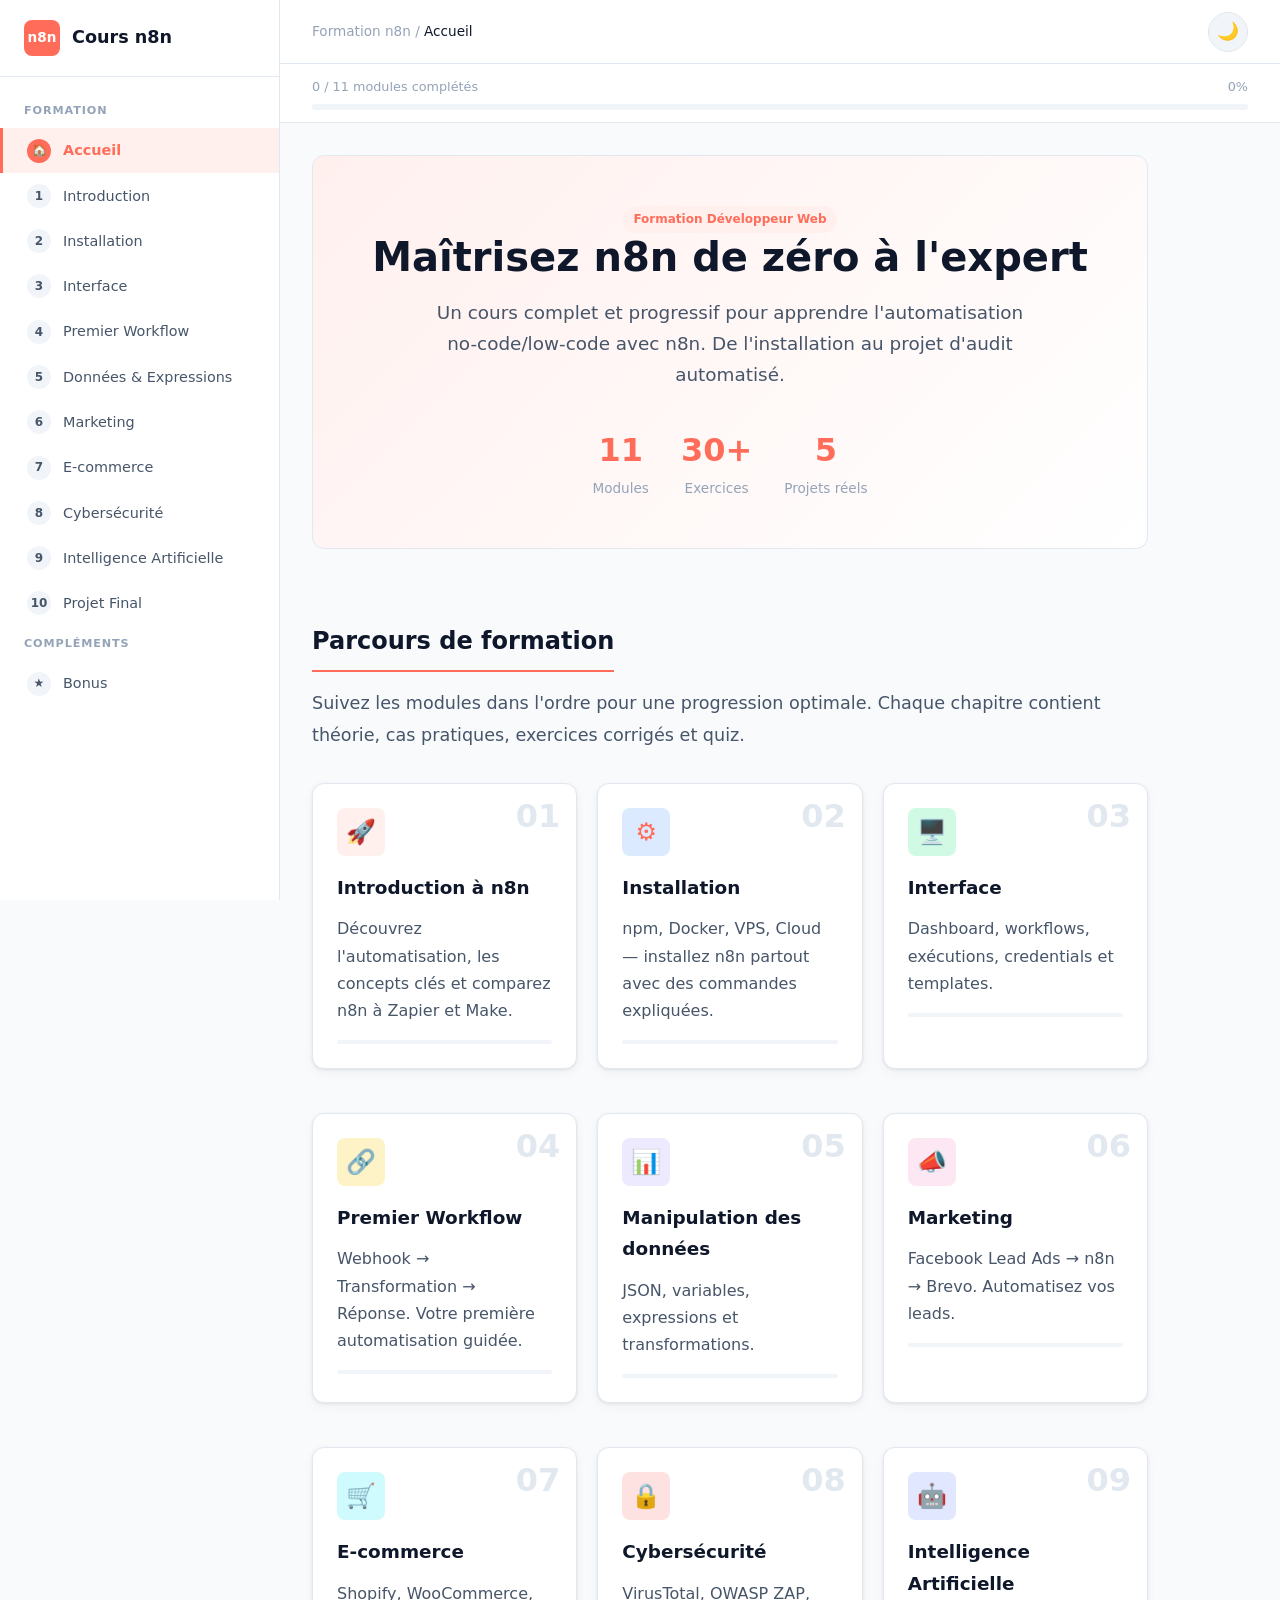
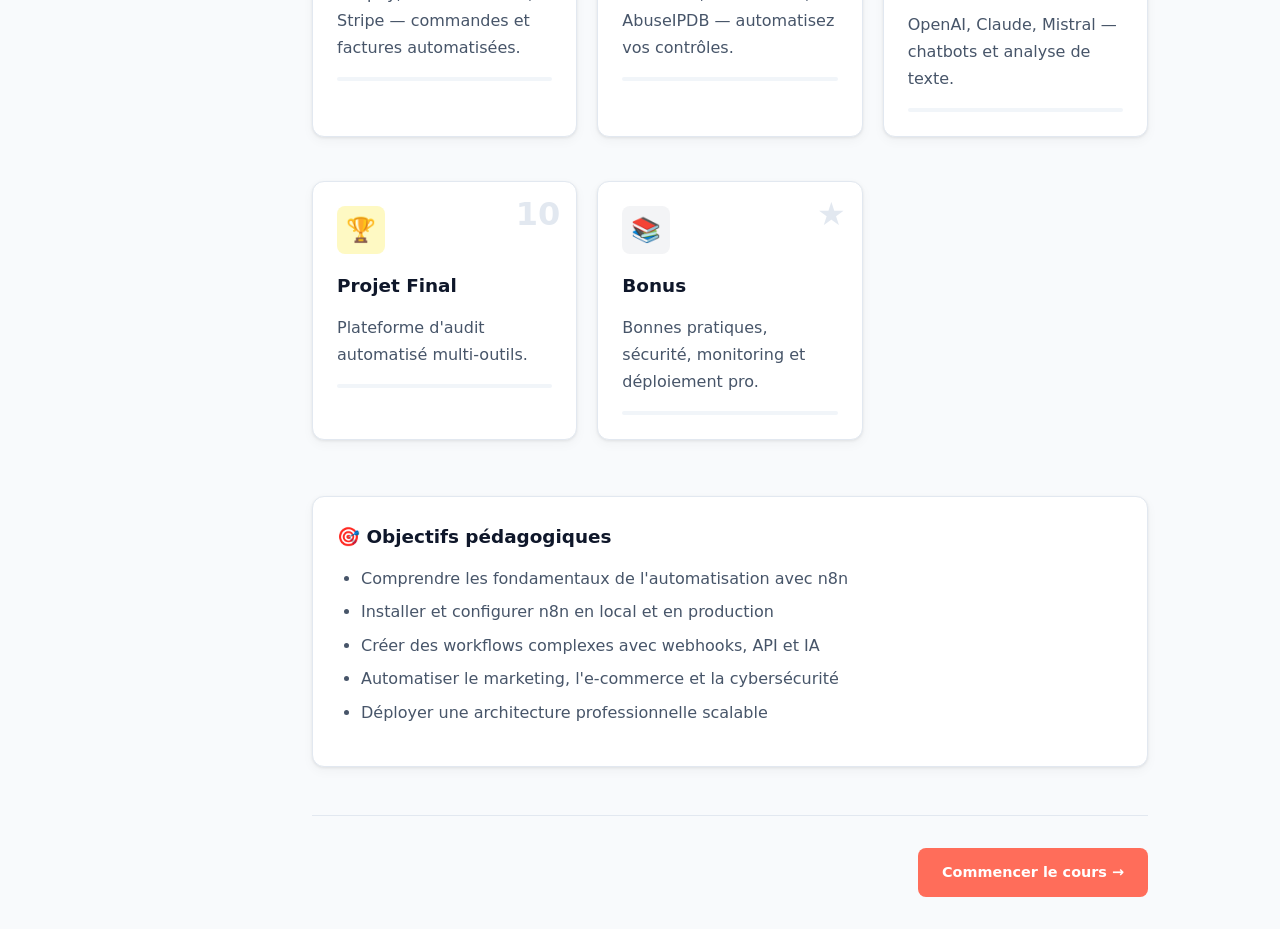
<file: index.html>
<!DOCTYPE html>
<html lang="fr">
<head>
  <meta charset="UTF-8">
  <meta name="viewport" content="width=device-width, initial-scale=1.0">
  <title>Cours n8n — De zéro à l'automatisation professionnelle</title>
  <link rel="stylesheet" href="style.css">
</head>
<body>
  <div class="sidebar-overlay"></div>

  <div class="app-layout">
    <aside class="sidebar">
      <div class="sidebar-header">
        <a href="index.html" class="sidebar-logo">
          <div class="logo-icon">n8n</div>
          <span>Cours n8n</span>
        </a>
      </div>
      <nav class="sidebar-nav">
        <div class="nav-section-title">Formation</div>
        <a href="index.html" class="nav-link active"><span class="chapter-num">🏠</span> Accueil</a>
        <a href="chapitre-1.html" class="nav-link"><span class="chapter-num">1</span> Introduction</a>
        <a href="chapitre-2.html" class="nav-link"><span class="chapter-num">2</span> Installation</a>
        <a href="chapitre-3.html" class="nav-link"><span class="chapter-num">3</span> Interface</a>
        <a href="chapitre-4.html" class="nav-link"><span class="chapter-num">4</span> Premier Workflow</a>
        <a href="chapitre-5.html" class="nav-link"><span class="chapter-num">5</span> Données & Expressions</a>
        <a href="chapitre-6.html" class="nav-link"><span class="chapter-num">6</span> Marketing</a>
        <a href="chapitre-7.html" class="nav-link"><span class="chapter-num">7</span> E-commerce</a>
        <a href="chapitre-8.html" class="nav-link"><span class="chapter-num">8</span> Cybersécurité</a>
        <a href="chapitre-9.html" class="nav-link"><span class="chapter-num">9</span> Intelligence Artificielle</a>
        <a href="chapitre-10.html" class="nav-link"><span class="chapter-num">10</span> Projet Final</a>
        <div class="nav-section-title">Compléments</div>
        <a href="bonus.html" class="nav-link"><span class="chapter-num">★</span> Bonus</a>
      </nav>
    </aside>

    <div class="main-content">
      <header class="topbar">
        <div class="topbar-left">
          <button class="menu-toggle" aria-label="Menu">☰</button>
          <div class="breadcrumb">Formation n8n / <span>Accueil</span></div>
        </div>
        <div class="topbar-right">
          <button class="theme-toggle" aria-label="Changer de thème">🌙</button>
        </div>
      </header>

      <div class="progress-container">
        <div class="progress-bar-wrapper">
          <div class="progress-label">
            <span class="progress-text">0 / 11 modules complétés</span>
            <span class="progress-percent">0%</span>
          </div>
          <div class="progress-bar"><div class="progress-fill"></div></div>
        </div>
      </div>

      <main class="page-content">
        <section class="hero">
          <span class="badge badge-accent">Formation Développeur Web</span>
          <h1>Maîtrisez n8n de zéro à l'expert</h1>
          <p class="subtitle">Un cours complet et progressif pour apprendre l'automatisation no-code/low-code avec n8n. De l'installation au projet d'audit automatisé.</p>
          <div class="hero-stats">
            <div class="stat"><div class="stat-value">11</div><div class="stat-label">Modules</div></div>
            <div class="stat"><div class="stat-value">30+</div><div class="stat-label">Exercices</div></div>
            <div class="stat"><div class="stat-value">5</div><div class="stat-label">Projets réels</div></div>
          </div>
        </section>

        <h2>Parcours de formation</h2>
        <p class="lead">Suivez les modules dans l'ordre pour une progression optimale. Chaque chapitre contient théorie, cas pratiques, exercices corrigés et quiz.</p>

        <div class="card-grid">
          <a href="chapitre-1.html" class="card module-card" data-chapter="1">
            <span class="module-number">01</span>
            <div class="card-icon" style="background:#fff0ee;">🚀</div>
            <h3>Introduction à n8n</h3>
            <p>Découvrez l'automatisation, les concepts clés et comparez n8n à Zapier et Make.</p>
            <div class="module-progress"><div class="module-progress-fill"></div></div>
          </a>
          <a href="chapitre-2.html" class="card module-card" data-chapter="2">
            <span class="module-number">02</span>
            <div class="card-icon" style="background:#dbeafe;">⚙️</div>
            <h3>Installation</h3>
            <p>npm, Docker, VPS, Cloud — installez n8n partout avec des commandes expliquées.</p>
            <div class="module-progress"><div class="module-progress-fill"></div></div>
          </a>
          <a href="chapitre-3.html" class="card module-card" data-chapter="3">
            <span class="module-number">03</span>
            <div class="card-icon" style="background:#d1fae5;">🖥️</div>
            <h3>Interface</h3>
            <p>Dashboard, workflows, exécutions, credentials et templates.</p>
            <div class="module-progress"><div class="module-progress-fill"></div></div>
          </a>
          <a href="chapitre-4.html" class="card module-card" data-chapter="4">
            <span class="module-number">04</span>
            <div class="card-icon" style="background:#fef3c7;">🔗</div>
            <h3>Premier Workflow</h3>
            <p>Webhook → Transformation → Réponse. Votre première automatisation guidée.</p>
            <div class="module-progress"><div class="module-progress-fill"></div></div>
          </a>
          <a href="chapitre-5.html" class="card module-card" data-chapter="5">
            <span class="module-number">05</span>
            <div class="card-icon" style="background:#ede9fe;">📊</div>
            <h3>Manipulation des données</h3>
            <p>JSON, variables, expressions et transformations.</p>
            <div class="module-progress"><div class="module-progress-fill"></div></div>
          </a>
          <a href="chapitre-6.html" class="card module-card" data-chapter="6">
            <span class="module-number">06</span>
            <div class="card-icon" style="background:#fce7f3;">📣</div>
            <h3>Marketing</h3>
            <p>Facebook Lead Ads → n8n → Brevo. Automatisez vos leads.</p>
            <div class="module-progress"><div class="module-progress-fill"></div></div>
          </a>
          <a href="chapitre-7.html" class="card module-card" data-chapter="7">
            <span class="module-number">07</span>
            <div class="card-icon" style="background:#cffafe;">🛒</div>
            <h3>E-commerce</h3>
            <p>Shopify, WooCommerce, Stripe — commandes et factures automatisées.</p>
            <div class="module-progress"><div class="module-progress-fill"></div></div>
          </a>
          <a href="chapitre-8.html" class="card module-card" data-chapter="8">
            <span class="module-number">08</span>
            <div class="card-icon" style="background:#fee2e2;">🔒</div>
            <h3>Cybersécurité</h3>
            <p>VirusTotal, OWASP ZAP, AbuseIPDB — automatisez vos contrôles.</p>
            <div class="module-progress"><div class="module-progress-fill"></div></div>
          </a>
          <a href="chapitre-9.html" class="card module-card" data-chapter="9">
            <span class="module-number">09</span>
            <div class="card-icon" style="background:#e0e7ff;">🤖</div>
            <h3>Intelligence Artificielle</h3>
            <p>OpenAI, Claude, Mistral — chatbots et analyse de texte.</p>
            <div class="module-progress"><div class="module-progress-fill"></div></div>
          </a>
          <a href="chapitre-10.html" class="card module-card" data-chapter="10">
            <span class="module-number">10</span>
            <div class="card-icon" style="background:#fef9c3;">🏆</div>
            <h3>Projet Final</h3>
            <p>Plateforme d'audit automatisé multi-outils.</p>
            <div class="module-progress"><div class="module-progress-fill"></div></div>
          </a>
          <a href="bonus.html" class="card module-card" data-chapter="11">
            <span class="module-number">★</span>
            <div class="card-icon" style="background:#f3f4f6;">📚</div>
            <h3>Bonus</h3>
            <p>Bonnes pratiques, sécurité, monitoring et déploiement pro.</p>
            <div class="module-progress"><div class="module-progress-fill"></div></div>
          </a>
        </div>

        <div class="card" style="margin-top:2rem;">
          <h3>🎯 Objectifs pédagogiques</h3>
          <ul>
            <li>Comprendre les fondamentaux de l'automatisation avec n8n</li>
            <li>Installer et configurer n8n en local et en production</li>
            <li>Créer des workflows complexes avec webhooks, API et IA</li>
            <li>Automatiser le marketing, l'e-commerce et la cybersécurité</li>
            <li>Déployer une architecture professionnelle scalable</li>
          </ul>
        </div>

        <div class="chapter-nav">
          <span></span>
          <a href="chapitre-1.html" class="btn btn-primary">Commencer le cours →</a>
        </div>
      </main>
    </div>
  </div>

  <script src="script.js"></script>
</body>
</html>
</file>
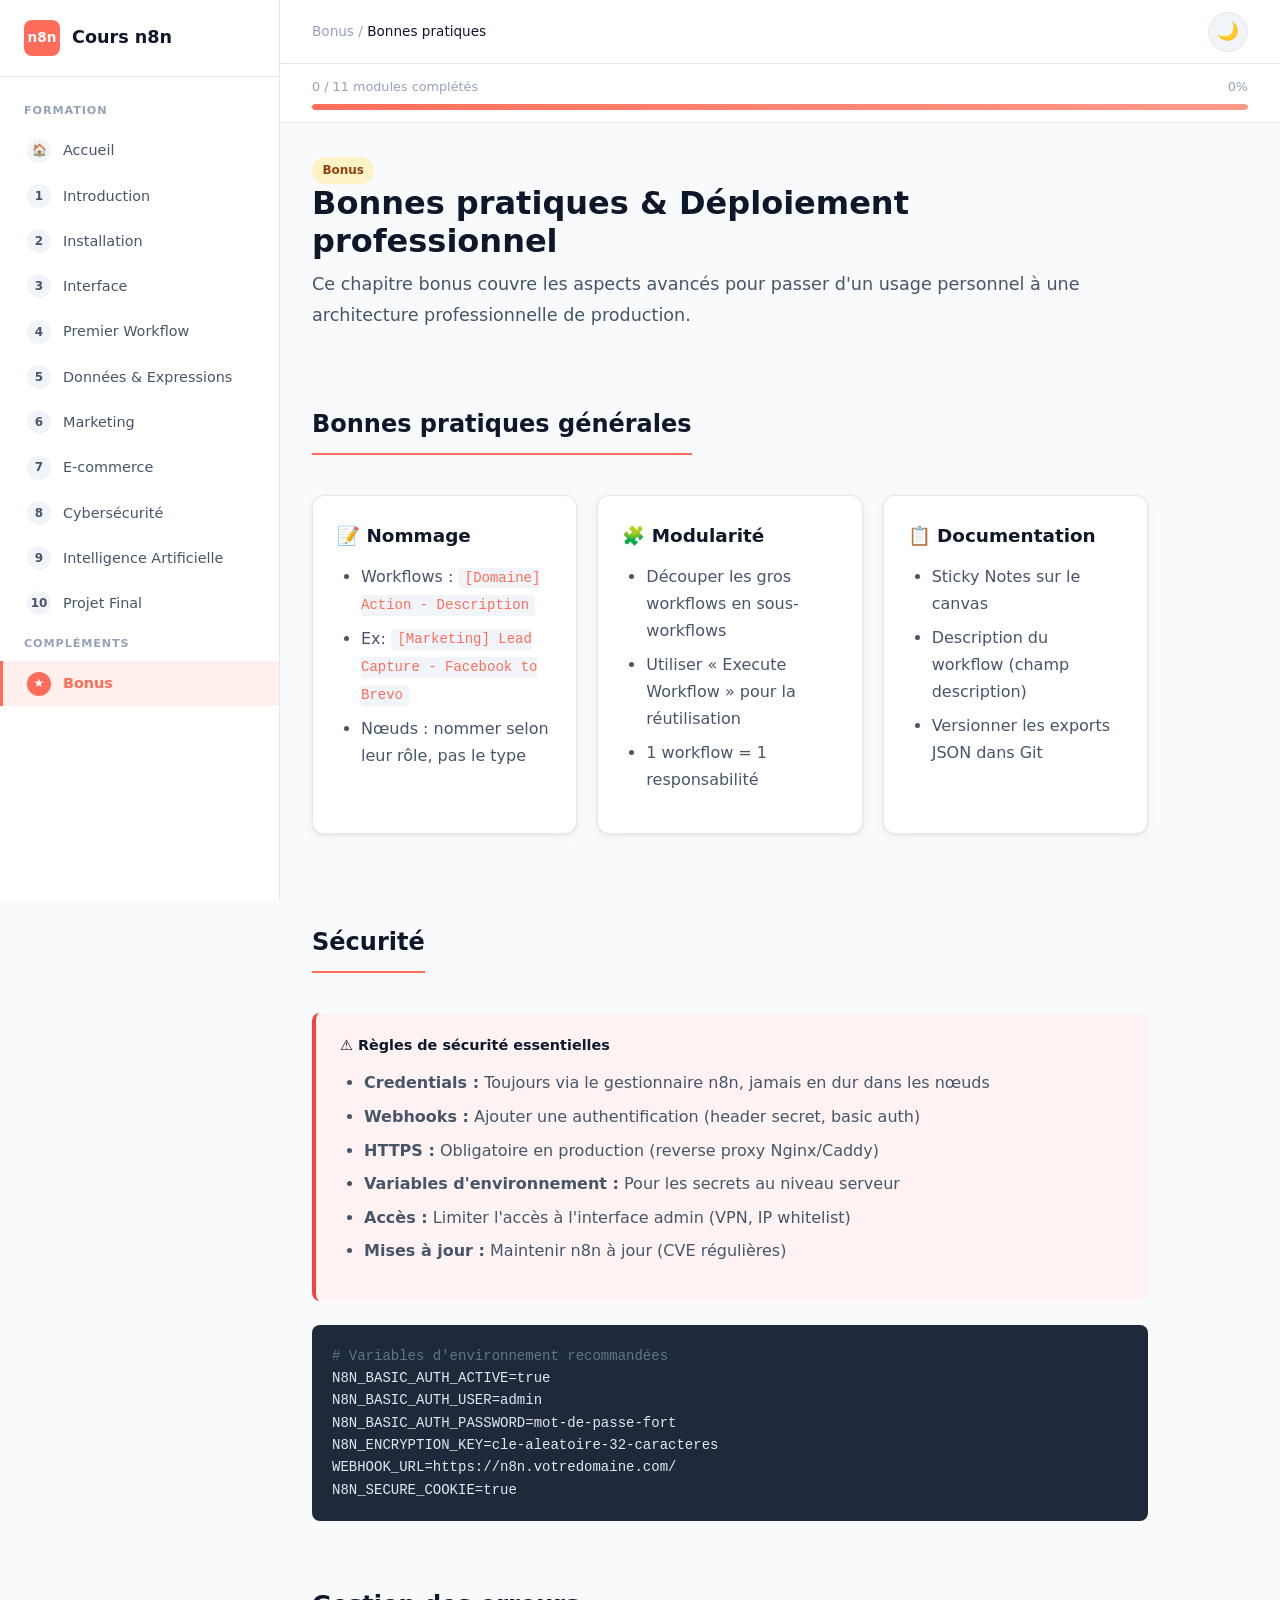
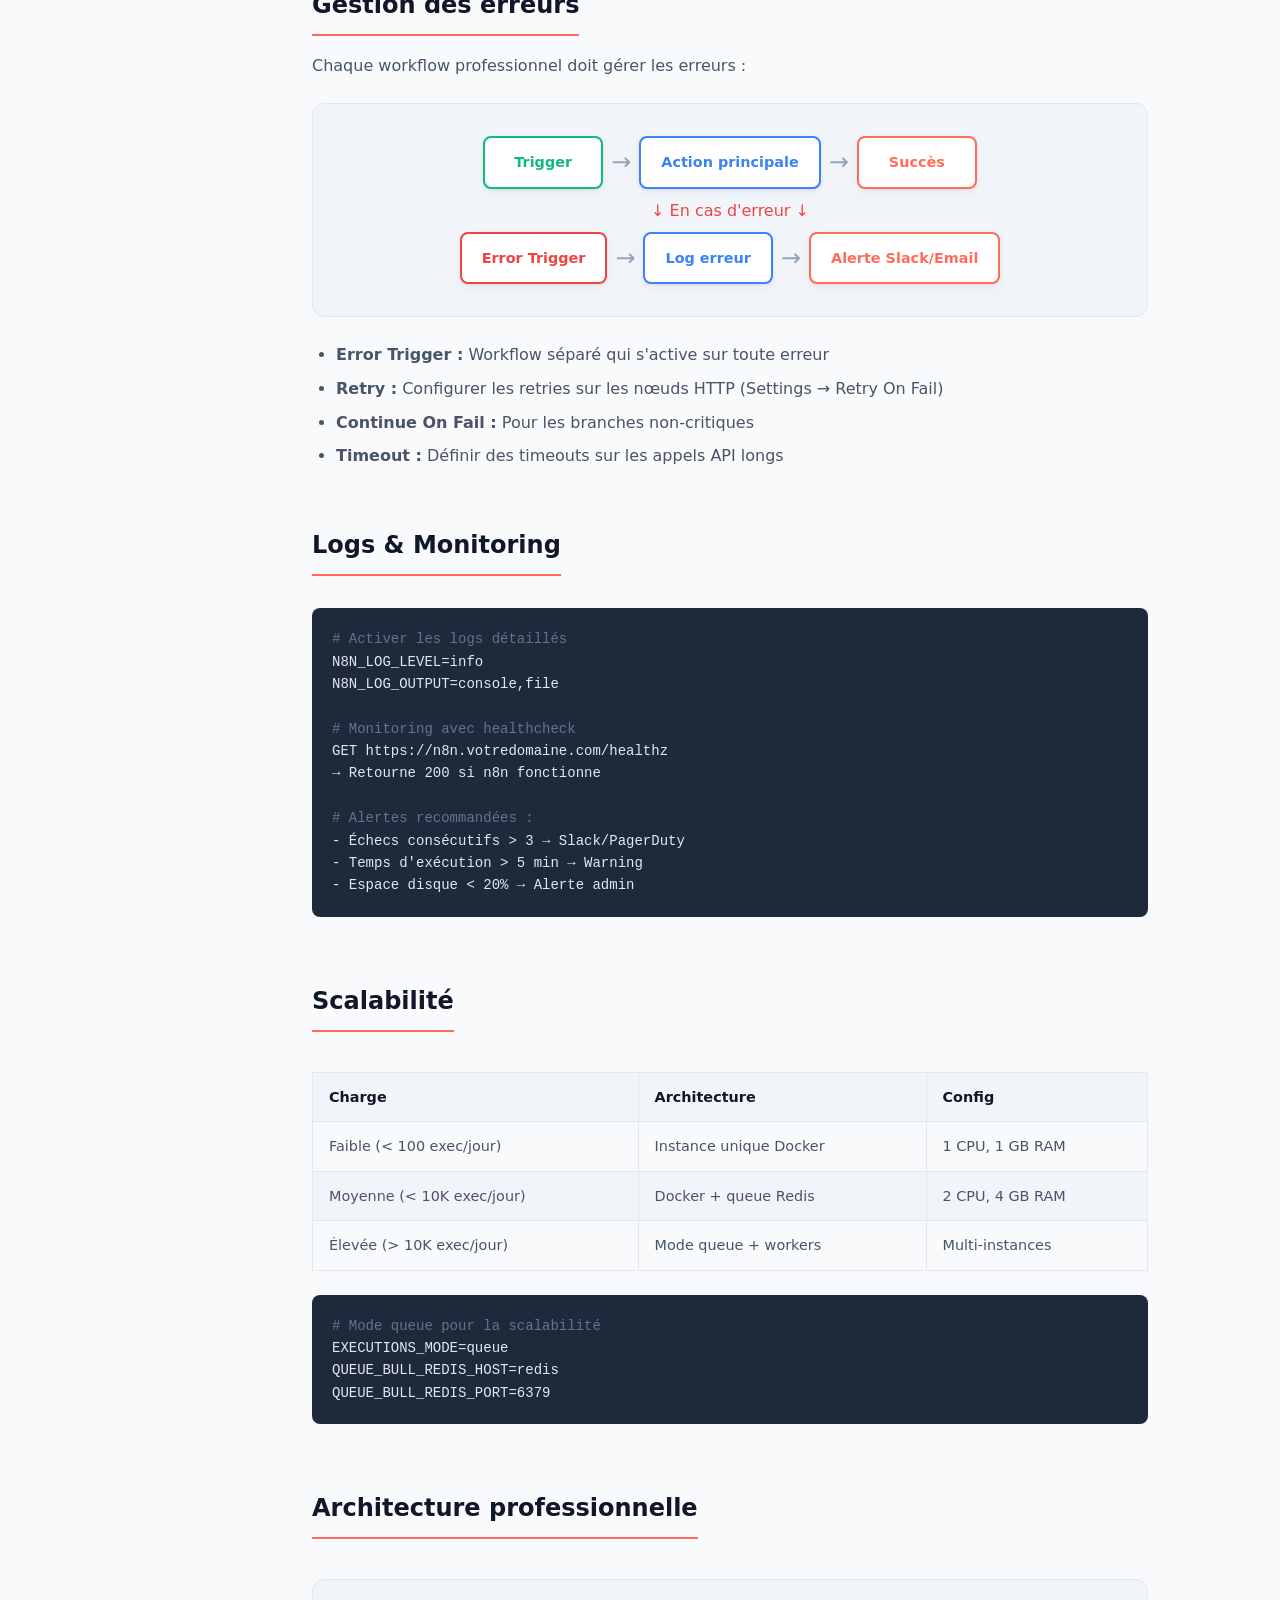
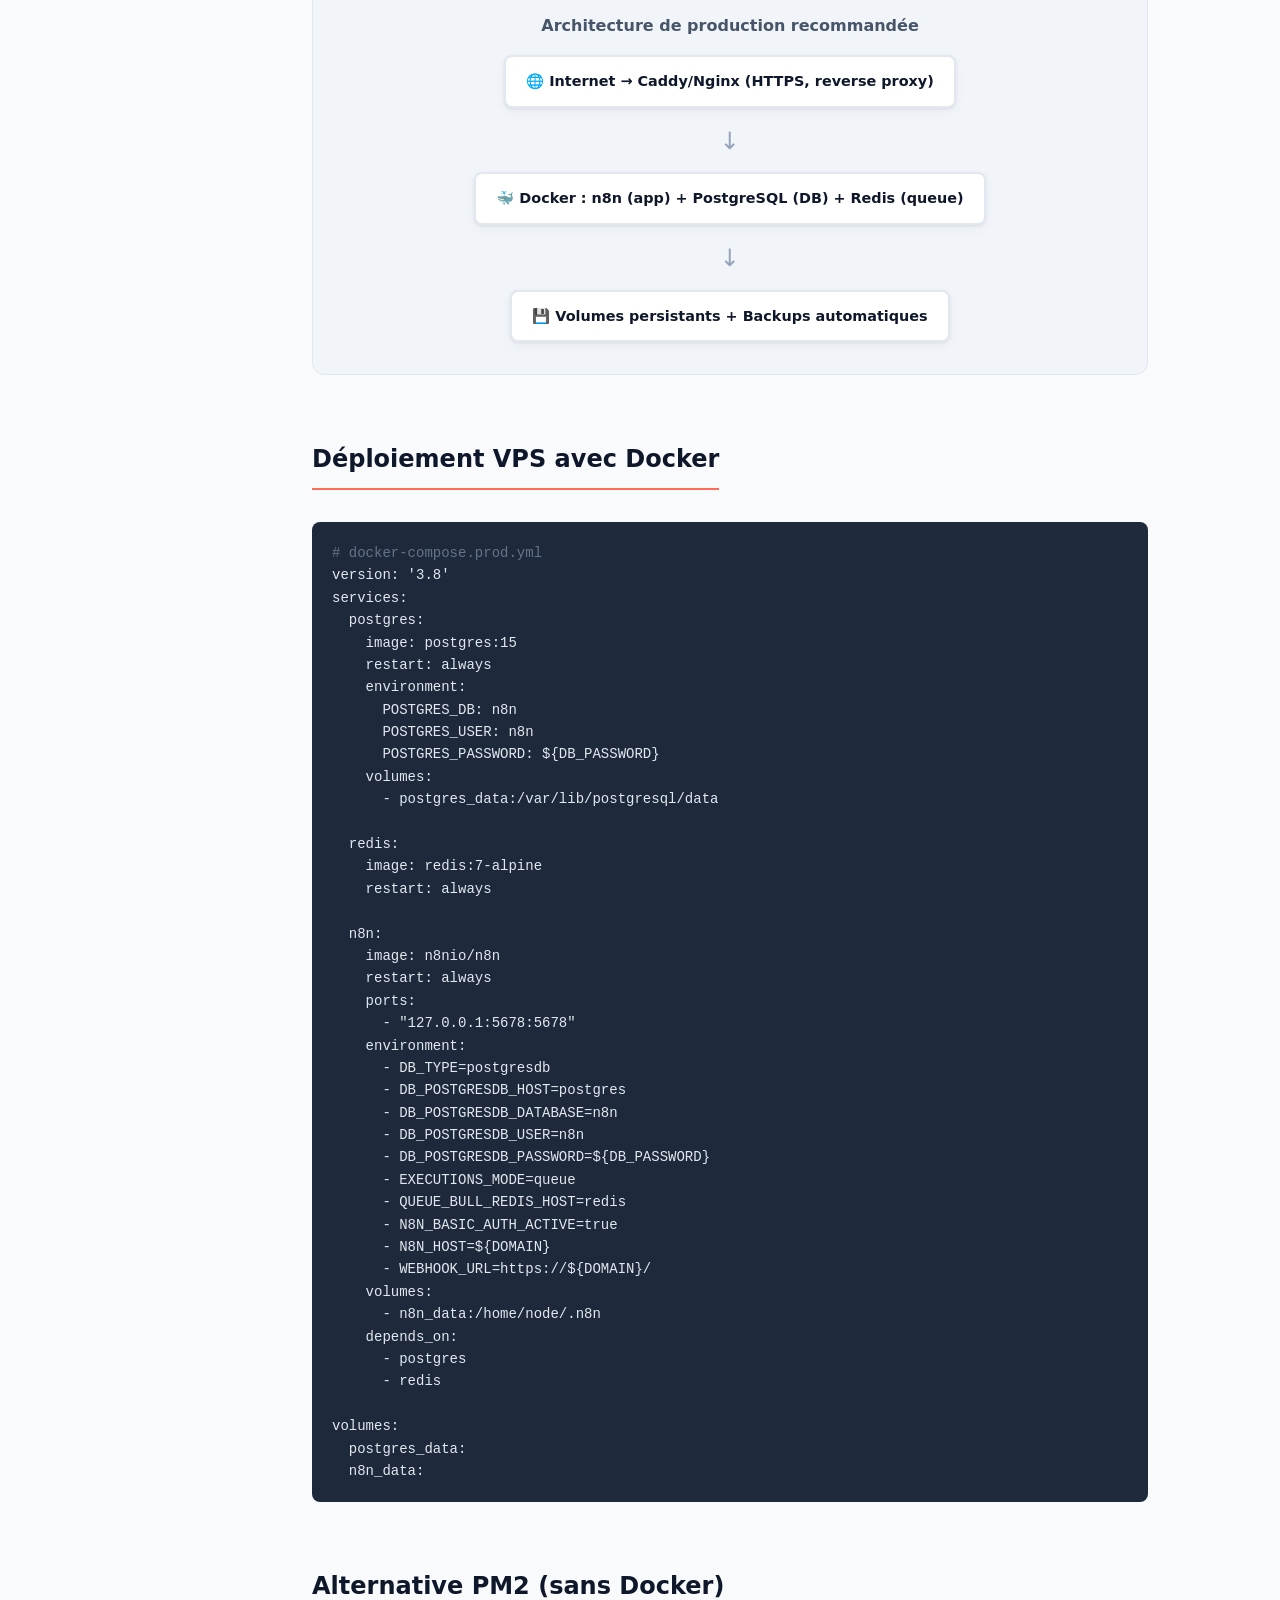
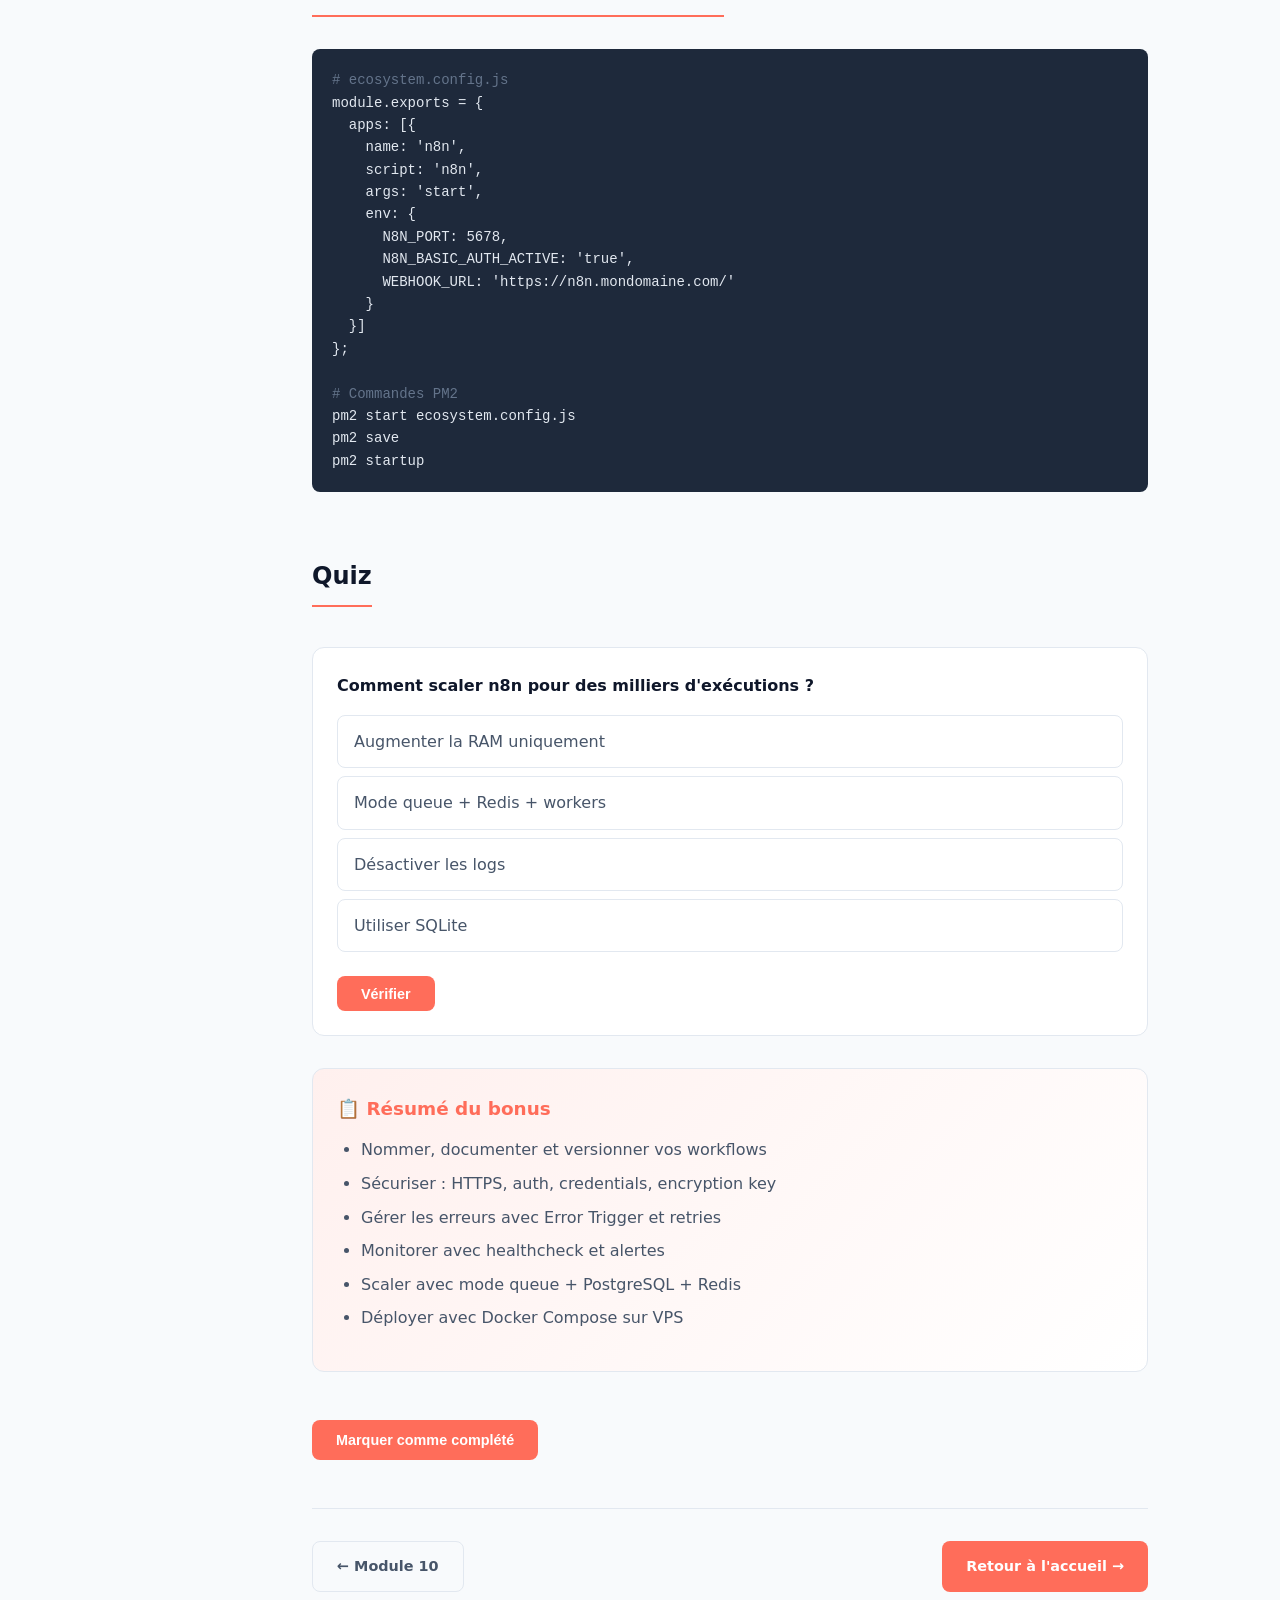
<file: bonus.html>
<!DOCTYPE html>
<html lang="fr">
<head>
  <meta charset="UTF-8">
  <meta name="viewport" content="width=device-width, initial-scale=1.0">
  <title>Bonus — Bonnes pratiques & Déploiement pro</title>
  <link rel="stylesheet" href="style.css">
</head>
<body>
  <div class="sidebar-overlay"></div>
  <div class="app-layout">
    <aside class="sidebar">
      <div class="sidebar-header"><a href="index.html" class="sidebar-logo"><div class="logo-icon">n8n</div><span>Cours n8n</span></a></div>
      <nav class="sidebar-nav">
        <div class="nav-section-title">Formation</div>
        <a href="index.html" class="nav-link"><span class="chapter-num">🏠</span> Accueil</a>
        <a href="chapitre-1.html" class="nav-link"><span class="chapter-num">1</span> Introduction</a>
        <a href="chapitre-2.html" class="nav-link"><span class="chapter-num">2</span> Installation</a>
        <a href="chapitre-3.html" class="nav-link"><span class="chapter-num">3</span> Interface</a>
        <a href="chapitre-4.html" class="nav-link"><span class="chapter-num">4</span> Premier Workflow</a>
        <a href="chapitre-5.html" class="nav-link"><span class="chapter-num">5</span> Données & Expressions</a>
        <a href="chapitre-6.html" class="nav-link"><span class="chapter-num">6</span> Marketing</a>
        <a href="chapitre-7.html" class="nav-link"><span class="chapter-num">7</span> E-commerce</a>
        <a href="chapitre-8.html" class="nav-link"><span class="chapter-num">8</span> Cybersécurité</a>
        <a href="chapitre-9.html" class="nav-link"><span class="chapter-num">9</span> Intelligence Artificielle</a>
        <a href="chapitre-10.html" class="nav-link"><span class="chapter-num">10</span> Projet Final</a>
        <div class="nav-section-title">Compléments</div>
        <a href="bonus.html" class="nav-link active"><span class="chapter-num">★</span> Bonus</a>
      </nav>
    </aside>
    <div class="main-content">
      <header class="topbar">
        <div class="topbar-left"><button class="menu-toggle" aria-label="Menu">☰</button><div class="breadcrumb">Bonus / <span>Bonnes pratiques</span></div></div>
        <div class="topbar-right"><button class="theme-toggle" aria-label="Thème">🌙</button></div>
      </header>
      <div class="progress-container"><div class="progress-bar-wrapper"><div class="progress-label"><span class="progress-text">0 / 11</span><span class="progress-percent">0%</span></div><div class="progress-bar"><div class="progress-fill chapter-progress-fill"></div></div></div></div>
      <main class="page-content">
        <span class="badge badge-warning">Bonus</span>
        <h1>Bonnes pratiques & Déploiement professionnel</h1>
        <p class="lead">Ce chapitre bonus couvre les aspects avancés pour passer d'un usage personnel à une architecture professionnelle de production.</p>

        <h2 id="bonnes-pratiques">Bonnes pratiques générales</h2>
        <div class="card-grid">
          <div class="card"><h3>📝 Nommage</h3><ul>
            <li>Workflows : <code>[Domaine] Action - Description</code></li>
            <li>Ex: <code>[Marketing] Lead Capture - Facebook to Brevo</code></li>
            <li>Nœuds : nommer selon leur rôle, pas le type</li>
          </ul></div>
          <div class="card"><h3>🧩 Modularité</h3><ul>
            <li>Découper les gros workflows en sous-workflows</li>
            <li>Utiliser « Execute Workflow » pour la réutilisation</li>
            <li>1 workflow = 1 responsabilité</li>
          </ul></div>
          <div class="card"><h3>📋 Documentation</h3><ul>
            <li>Sticky Notes sur le canvas</li>
            <li>Description du workflow (champ description)</li>
            <li>Versionner les exports JSON dans Git</li>
          </ul></div>
        </div>

        <h2 id="securite">Sécurité</h2>
        <div class="box box-warning">
          <div class="box-title">⚠️ Règles de sécurité essentielles</div>
          <ul>
            <li><strong>Credentials :</strong> Toujours via le gestionnaire n8n, jamais en dur dans les nœuds</li>
            <li><strong>Webhooks :</strong> Ajouter une authentification (header secret, basic auth)</li>
            <li><strong>HTTPS :</strong> Obligatoire en production (reverse proxy Nginx/Caddy)</li>
            <li><strong>Variables d'environnement :</strong> Pour les secrets au niveau serveur</li>
            <li><strong>Accès :</strong> Limiter l'accès à l'interface admin (VPN, IP whitelist)</li>
            <li><strong>Mises à jour :</strong> Maintenir n8n à jour (CVE régulières)</li>
          </ul>
        </div>
        <pre><code><span class="code-comment"># Variables d'environnement recommandées</span>
N8N_BASIC_AUTH_ACTIVE=true
N8N_BASIC_AUTH_USER=admin
N8N_BASIC_AUTH_PASSWORD=mot-de-passe-fort
N8N_ENCRYPTION_KEY=cle-aleatoire-32-caracteres
WEBHOOK_URL=https://n8n.votredomaine.com/
N8N_SECURE_COOKIE=true</code></pre>

        <h2 id="erreurs">Gestion des erreurs</h2>
        <p>Chaque workflow professionnel doit gérer les erreurs :</p>
        <div class="schema">
          <div class="schema-flow">
            <div class="schema-node trigger">Trigger</div><span class="schema-arrow">→</span>
            <div class="schema-node action">Action principale</div><span class="schema-arrow">→</span>
            <div class="schema-node output">Succès</div>
          </div>
          <p style="margin:.5rem 0;color:var(--danger);">↓ En cas d'erreur ↓</p>
          <div class="schema-flow">
            <div class="schema-node" style="border-color:var(--danger);color:var(--danger);">Error Trigger</div><span class="schema-arrow">→</span>
            <div class="schema-node action">Log erreur</div><span class="schema-arrow">→</span>
            <div class="schema-node output">Alerte Slack/Email</div>
          </div>
        </div>
        <ul>
          <li><strong>Error Trigger :</strong> Workflow séparé qui s'active sur toute erreur</li>
          <li><strong>Retry :</strong> Configurer les retries sur les nœuds HTTP (Settings → Retry On Fail)</li>
          <li><strong>Continue On Fail :</strong> Pour les branches non-critiques</li>
          <li><strong>Timeout :</strong> Définir des timeouts sur les appels API longs</li>
        </ul>

        <h2 id="logs">Logs & Monitoring</h2>
        <pre><code><span class="code-comment"># Activer les logs détaillés</span>
N8N_LOG_LEVEL=info
N8N_LOG_OUTPUT=console,file

<span class="code-comment"># Monitoring avec healthcheck</span>
GET https://n8n.votredomaine.com/healthz
→ Retourne 200 si n8n fonctionne

<span class="code-comment"># Alertes recommandées :</span>
- Échecs consécutifs > 3 → Slack/PagerDuty
- Temps d'exécution > 5 min → Warning
- Espace disque < 20% → Alerte admin</code></pre>

        <h2 id="scalabilite">Scalabilité</h2>
        <div class="table-wrapper">
          <table>
            <thead><tr><th>Charge</th><th>Architecture</th><th>Config</th></tr></thead>
            <tbody>
              <tr><td>Faible (&lt; 100 exec/jour)</td><td>Instance unique Docker</td><td>1 CPU, 1 GB RAM</td></tr>
              <tr><td>Moyenne (&lt; 10K exec/jour)</td><td>Docker + queue Redis</td><td>2 CPU, 4 GB RAM</td></tr>
              <tr><td>Élevée (&gt; 10K exec/jour)</td><td>Mode queue + workers</td><td>Multi-instances</td></tr>
            </tbody>
          </table>
        </div>
        <pre><code><span class="code-comment"># Mode queue pour la scalabilité</span>
EXECUTIONS_MODE=queue
QUEUE_BULL_REDIS_HOST=redis
QUEUE_BULL_REDIS_PORT=6379</code></pre>

        <h2 id="architecture">Architecture professionnelle</h2>
        <div class="schema">
          <p style="font-weight:600;margin-bottom:1rem;">Architecture de production recommandée</p>
          <div class="schema-flow" style="flex-direction:column;gap:.75rem;">
            <div class="schema-node">🌐 Internet → Caddy/Nginx (HTTPS, reverse proxy)</div>
            <div class="schema-arrow" style="transform:rotate(90deg);">→</div>
            <div class="schema-node">🐳 Docker : n8n (app) + PostgreSQL (DB) + Redis (queue)</div>
            <div class="schema-arrow" style="transform:rotate(90deg);">→</div>
            <div class="schema-node">💾 Volumes persistants + Backups automatiques</div>
          </div>
        </div>

        <h2 id="deploiement">Déploiement VPS avec Docker</h2>
        <pre><code><span class="code-comment"># docker-compose.prod.yml</span>
version: '3.8'
services:
  postgres:
    image: postgres:15
    restart: always
    environment:
      POSTGRES_DB: n8n
      POSTGRES_USER: n8n
      POSTGRES_PASSWORD: ${DB_PASSWORD}
    volumes:
      - postgres_data:/var/lib/postgresql/data

  redis:
    image: redis:7-alpine
    restart: always

  n8n:
    image: n8nio/n8n
    restart: always
    ports:
      - "127.0.0.1:5678:5678"
    environment:
      - DB_TYPE=postgresdb
      - DB_POSTGRESDB_HOST=postgres
      - DB_POSTGRESDB_DATABASE=n8n
      - DB_POSTGRESDB_USER=n8n
      - DB_POSTGRESDB_PASSWORD=${DB_PASSWORD}
      - EXECUTIONS_MODE=queue
      - QUEUE_BULL_REDIS_HOST=redis
      - N8N_BASIC_AUTH_ACTIVE=true
      - N8N_HOST=${DOMAIN}
      - WEBHOOK_URL=https://${DOMAIN}/
    volumes:
      - n8n_data:/home/node/.n8n
    depends_on:
      - postgres
      - redis

volumes:
  postgres_data:
  n8n_data:</code></pre>

        <h2 id="pm2">Alternative PM2 (sans Docker)</h2>
        <pre><code><span class="code-comment"># ecosystem.config.js</span>
module.exports = {
  apps: [{
    name: 'n8n',
    script: 'n8n',
    args: 'start',
    env: {
      N8N_PORT: 5678,
      N8N_BASIC_AUTH_ACTIVE: 'true',
      WEBHOOK_URL: 'https://n8n.mondomaine.com/'
    }
  }]
};

<span class="code-comment"># Commandes PM2</span>
pm2 start ecosystem.config.js
pm2 save
pm2 startup</code></pre>

        <h2 id="quiz">Quiz</h2>
        <div class="quiz" data-correct="b" data-explain="EXECUTIONS_MODE=queue avec Redis permet de distribuer les exécutions sur plusieurs workers pour la scalabilité.">
          <div class="quiz-question">Comment scaler n8n pour des milliers d'exécutions ?</div>
          <ul class="quiz-options">
            <li class="quiz-option" data-value="a"><input type="radio" hidden> Augmenter la RAM uniquement</li>
            <li class="quiz-option" data-value="b"><input type="radio" hidden> Mode queue + Redis + workers</li>
            <li class="quiz-option" data-value="c"><input type="radio" hidden> Désactiver les logs</li>
            <li class="quiz-option" data-value="d"><input type="radio" hidden> Utiliser SQLite</li>
          </ul>
          <button class="quiz-btn">Vérifier</button>
          <div class="quiz-feedback"></div>
        </div>

        <div class="summary-box">
          <h3>📋 Résumé du bonus</h3>
          <ul>
            <li>Nommer, documenter et versionner vos workflows</li>
            <li>Sécuriser : HTTPS, auth, credentials, encryption key</li>
            <li>Gérer les erreurs avec Error Trigger et retries</li>
            <li>Monitorer avec healthcheck et alertes</li>
            <li>Scaler avec mode queue + PostgreSQL + Redis</li>
            <li>Déployer avec Docker Compose sur VPS</li>
          </ul>
        </div>

        <button class="btn btn-primary btn-complete-chapter" style="margin-top:1rem;">Marquer comme complété</button>
        <nav class="chapter-nav">
          <a href="chapitre-10.html" class="btn btn-outline">← Module 10</a>
          <a href="index.html" class="btn btn-primary">Retour à l'accueil →</a>
        </nav>
      </main>
    </div>
  </div>
  <script src="script.js"></script>
</body>
</html>
</file>
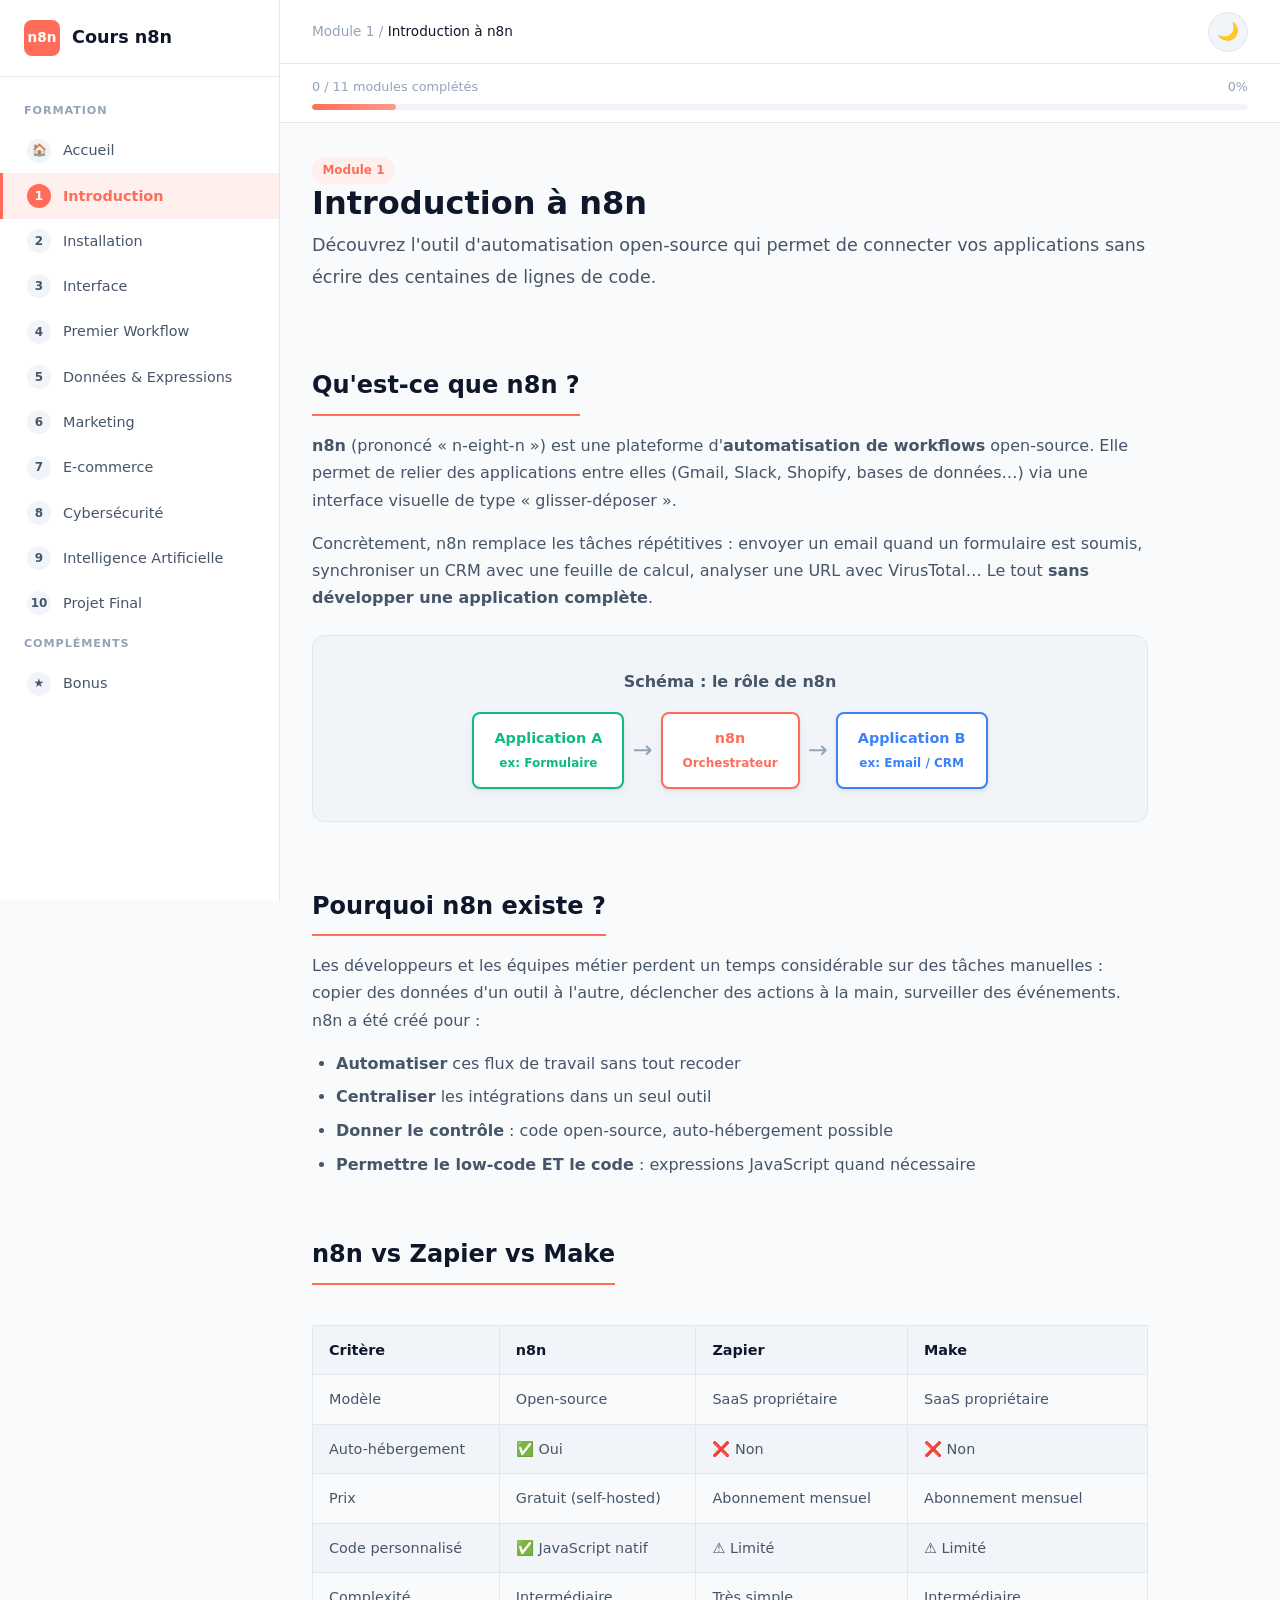
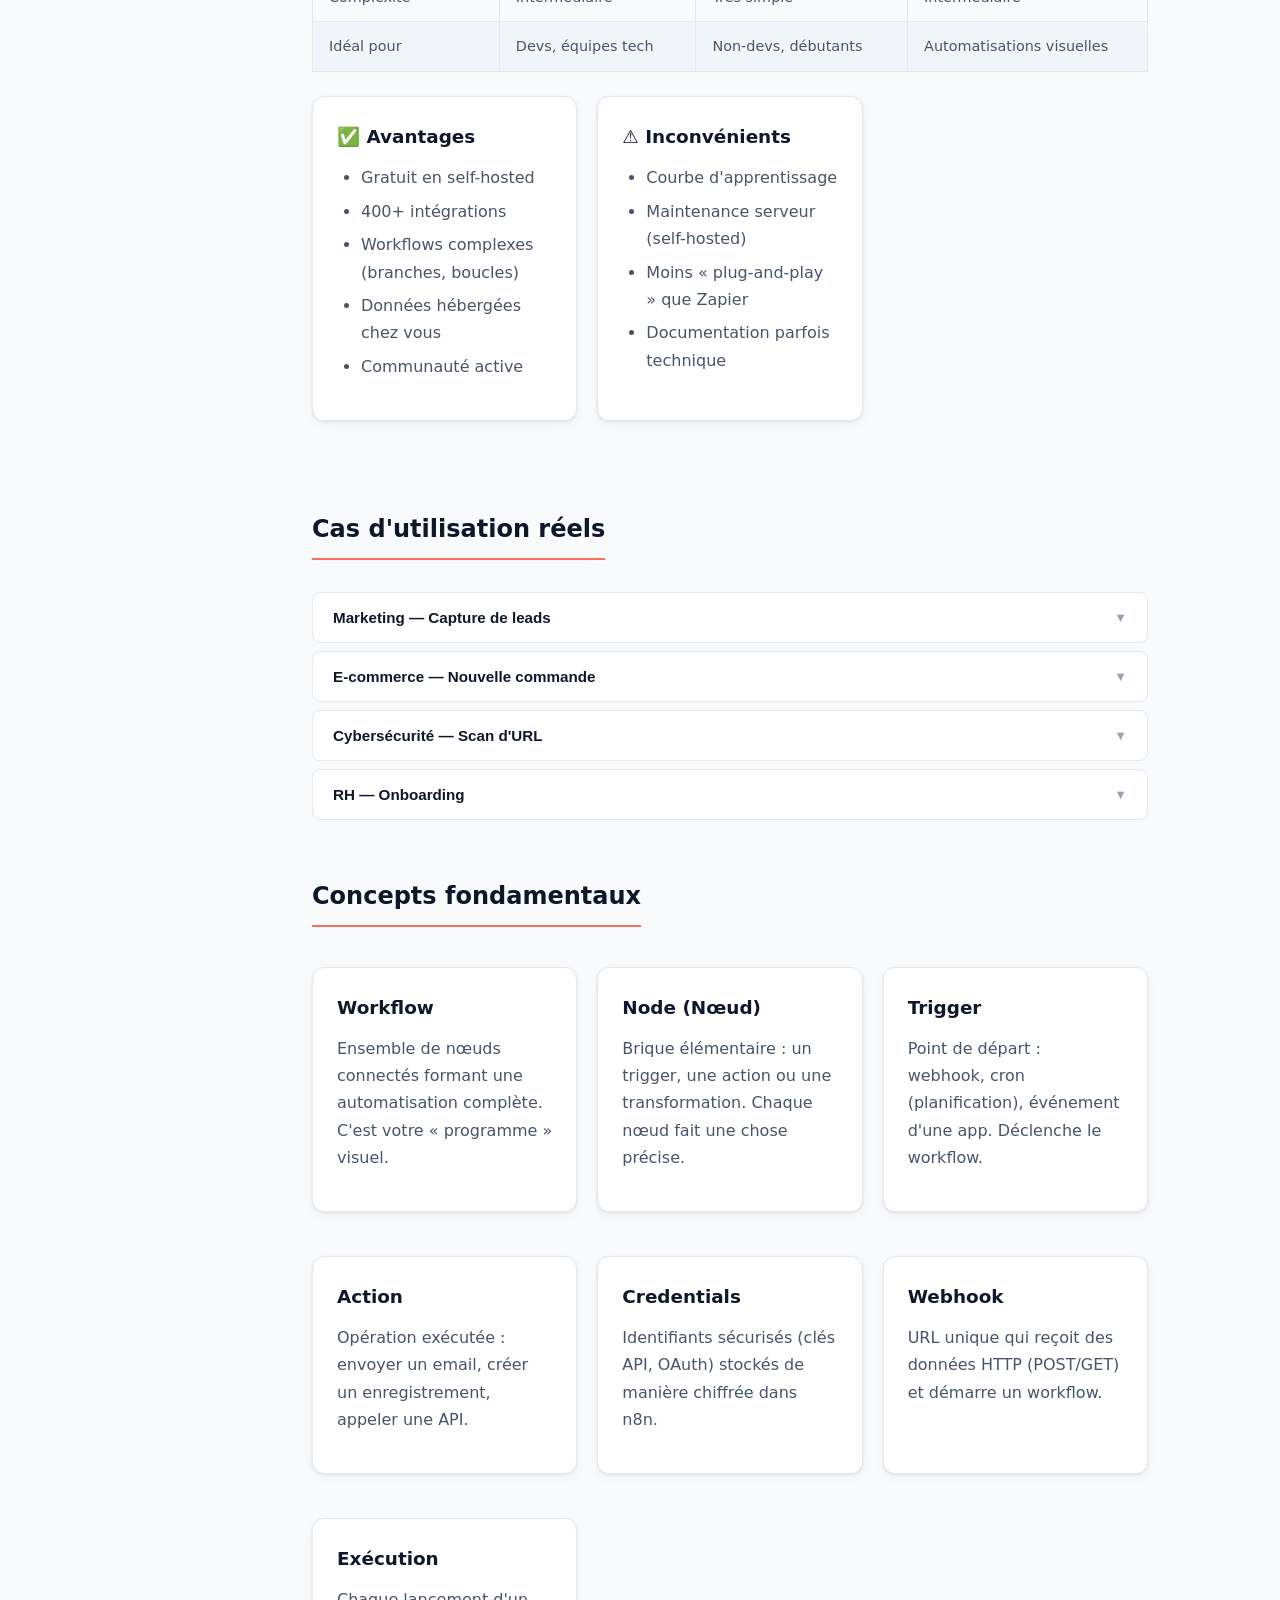
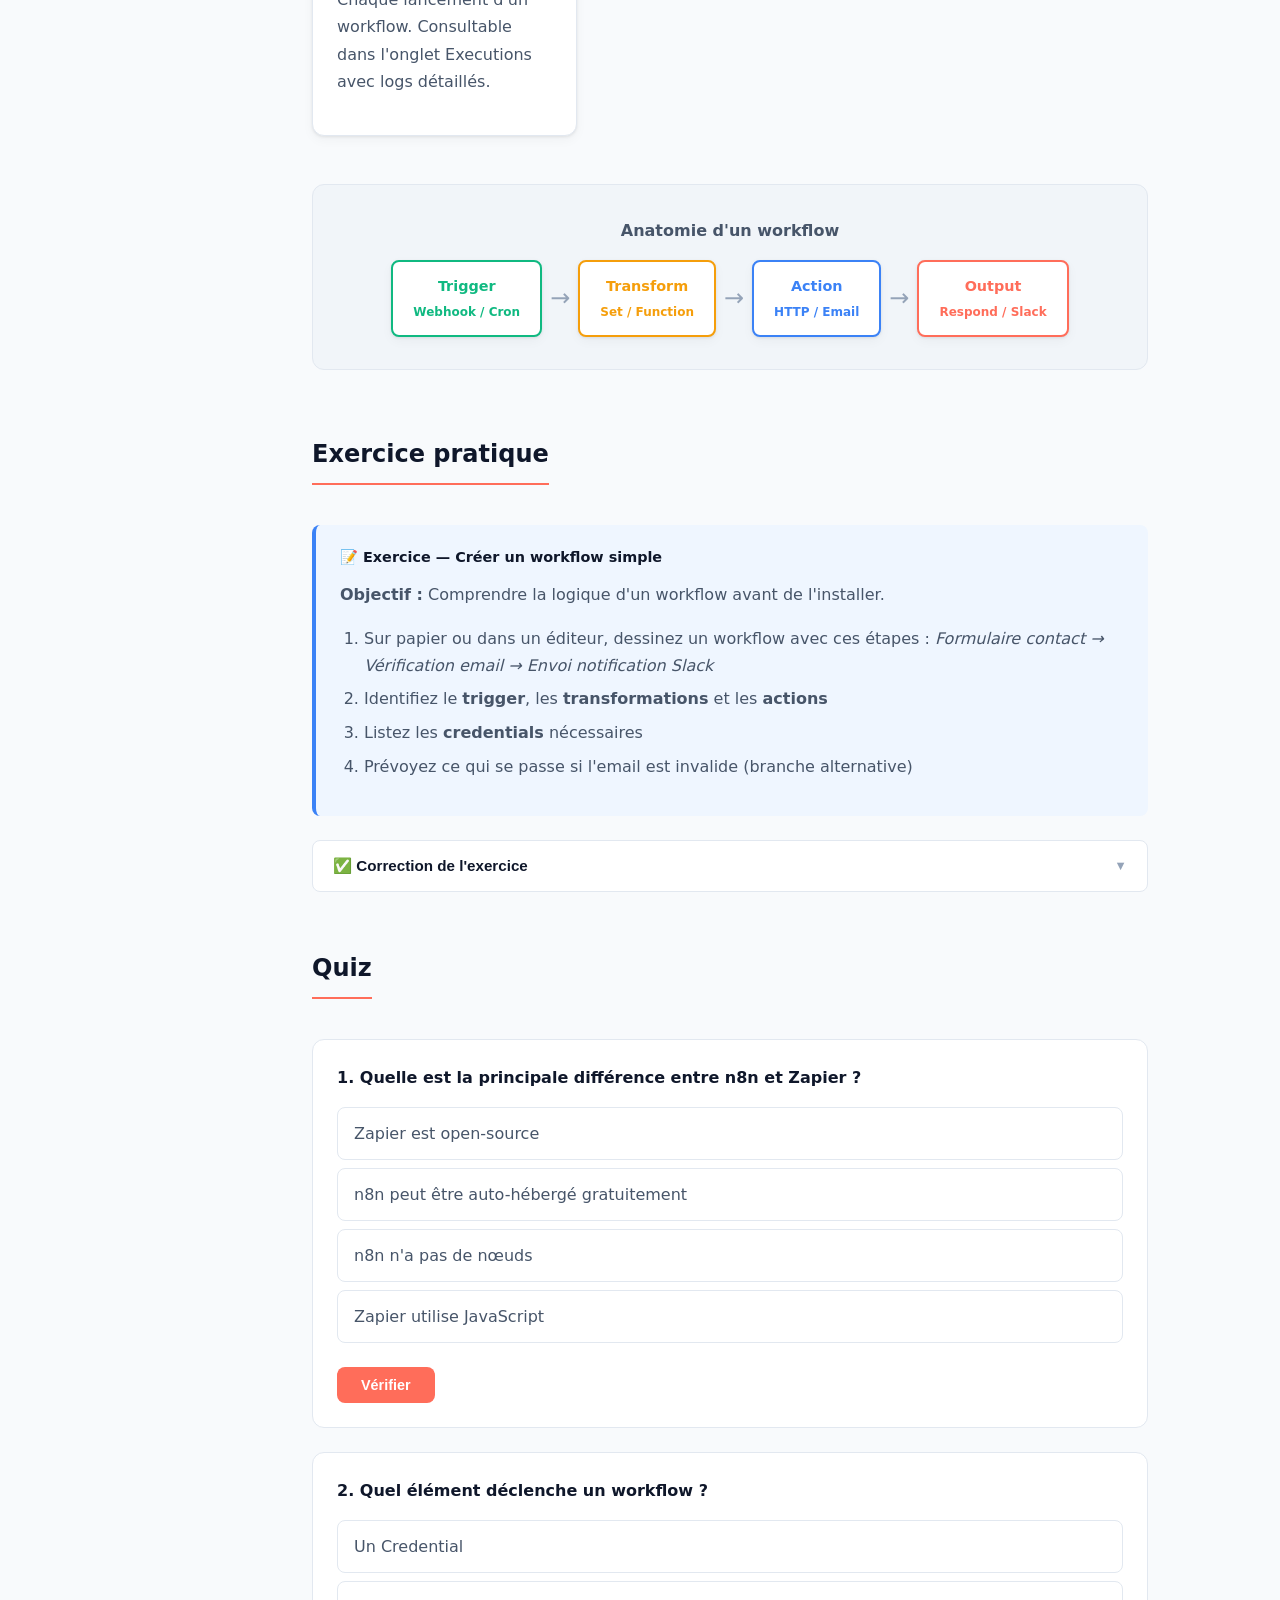
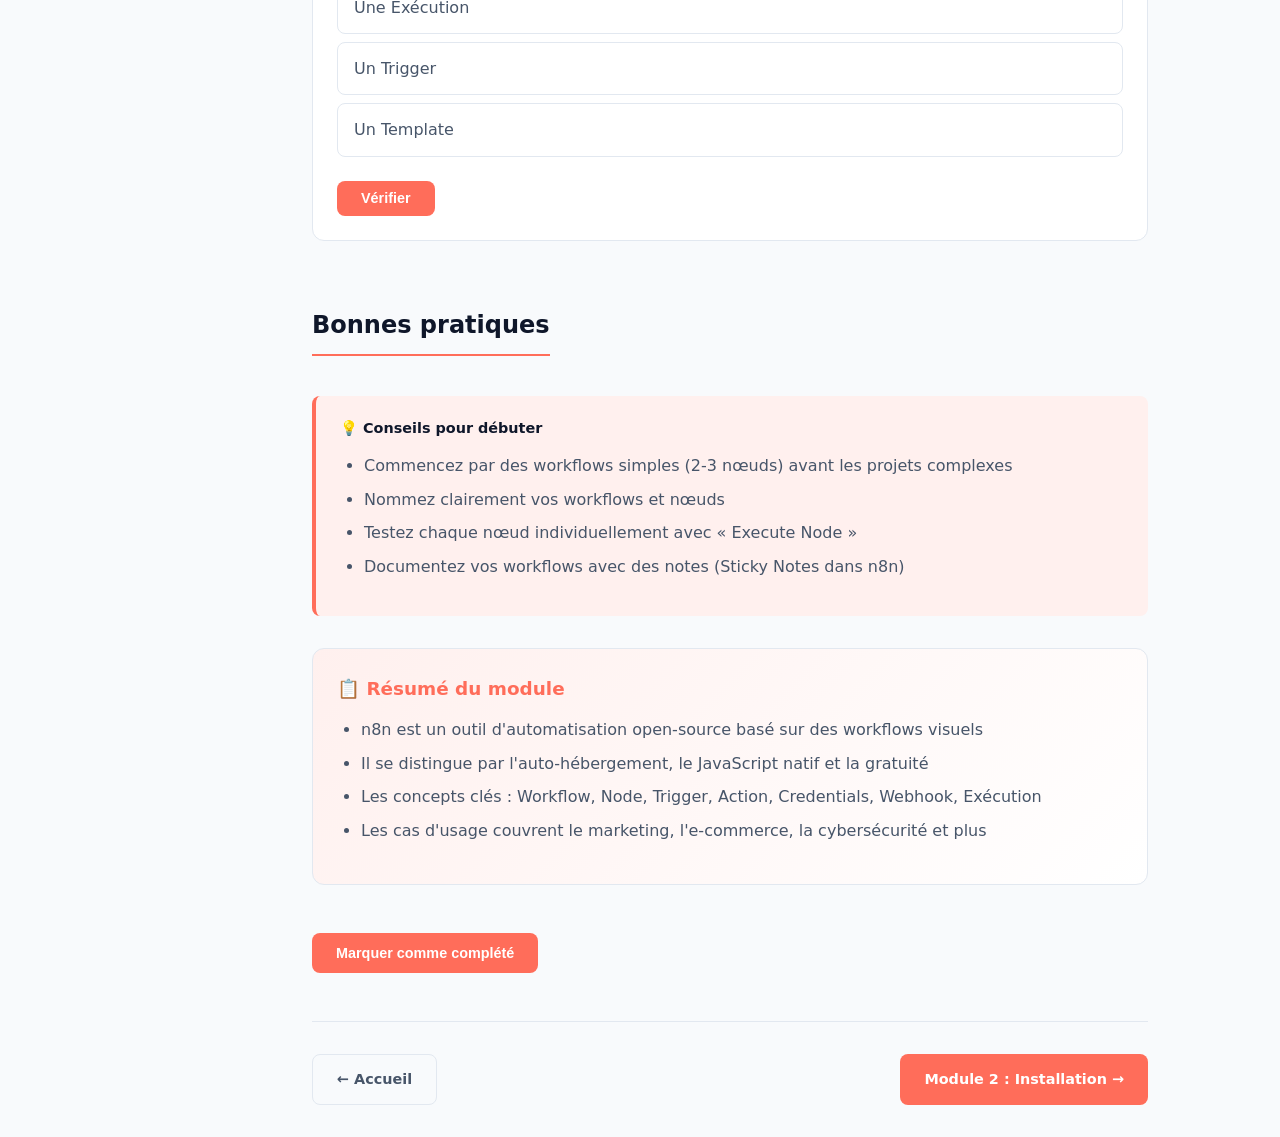
<file: chapitre-1.html>
<!DOCTYPE html>
<html lang="fr">
<head>
  <meta charset="UTF-8">
  <meta name="viewport" content="width=device-width, initial-scale=1.0">
  <title>Module 1 — Introduction à n8n</title>
  <link rel="stylesheet" href="style.css">
</head>
<body>
  <div class="sidebar-overlay"></div>
  <div class="app-layout">
    <aside class="sidebar">
      <div class="sidebar-header"><a href="index.html" class="sidebar-logo"><div class="logo-icon">n8n</div><span>Cours n8n</span></a></div>
      <nav class="sidebar-nav">
        <div class="nav-section-title">Formation</div>
        <a href="index.html" class="nav-link"><span class="chapter-num">🏠</span> Accueil</a>
        <a href="chapitre-1.html" class="nav-link active"><span class="chapter-num">1</span> Introduction</a>
        <a href="chapitre-2.html" class="nav-link"><span class="chapter-num">2</span> Installation</a>
        <a href="chapitre-3.html" class="nav-link"><span class="chapter-num">3</span> Interface</a>
        <a href="chapitre-4.html" class="nav-link"><span class="chapter-num">4</span> Premier Workflow</a>
        <a href="chapitre-5.html" class="nav-link"><span class="chapter-num">5</span> Données & Expressions</a>
        <a href="chapitre-6.html" class="nav-link"><span class="chapter-num">6</span> Marketing</a>
        <a href="chapitre-7.html" class="nav-link"><span class="chapter-num">7</span> E-commerce</a>
        <a href="chapitre-8.html" class="nav-link"><span class="chapter-num">8</span> Cybersécurité</a>
        <a href="chapitre-9.html" class="nav-link"><span class="chapter-num">9</span> Intelligence Artificielle</a>
        <a href="chapitre-10.html" class="nav-link"><span class="chapter-num">10</span> Projet Final</a>
        <div class="nav-section-title">Compléments</div>
        <a href="bonus.html" class="nav-link"><span class="chapter-num">★</span> Bonus</a>
      </nav>
    </aside>
    <div class="main-content">
      <header class="topbar">
        <div class="topbar-left"><button class="menu-toggle" aria-label="Menu">☰</button><div class="breadcrumb">Module 1 / <span>Introduction à n8n</span></div></div>
        <div class="topbar-right"><button class="theme-toggle" aria-label="Thème">🌙</button></div>
      </header>
      <div class="progress-container"><div class="progress-bar-wrapper"><div class="progress-label"><span class="progress-text">0 / 11 modules</span><span class="progress-percent">0%</span></div><div class="progress-bar"><div class="progress-fill chapter-progress-fill"></div></div></div></div>
      <main class="page-content">
        <span class="badge badge-accent">Module 1</span>
        <h1>Introduction à n8n</h1>
        <p class="lead">Découvrez l'outil d'automatisation open-source qui permet de connecter vos applications sans écrire des centaines de lignes de code.</p>

        <h2 id="quest-ce">Qu'est-ce que n8n ?</h2>
        <p><strong>n8n</strong> (prononcé « n-eight-n ») est une plateforme d'<strong>automatisation de workflows</strong> open-source. Elle permet de relier des applications entre elles (Gmail, Slack, Shopify, bases de données…) via une interface visuelle de type « glisser-déposer ».</p>
        <p>Concrètement, n8n remplace les tâches répétitives : envoyer un email quand un formulaire est soumis, synchroniser un CRM avec une feuille de calcul, analyser une URL avec VirusTotal… Le tout <strong>sans développer une application complète</strong>.</p>

        <div class="schema">
          <p style="margin-bottom:1rem;font-weight:600;">Schéma : le rôle de n8n</p>
          <div class="schema-flow">
            <div class="schema-node trigger">Application A<br><small>ex: Formulaire</small></div>
            <span class="schema-arrow">→</span>
            <div class="schema-node transform" style="border-color:var(--accent);color:var(--accent);">n8n<br><small>Orchestrateur</small></div>
            <span class="schema-arrow">→</span>
            <div class="schema-node action">Application B<br><small>ex: Email / CRM</small></div>
          </div>
        </div>

        <h2 id="pourquoi">Pourquoi n8n existe ?</h2>
        <p>Les développeurs et les équipes métier perdent un temps considérable sur des tâches manuelles : copier des données d'un outil à l'autre, déclencher des actions à la main, surveiller des événements. n8n a été créé pour :</p>
        <ul>
          <li><strong>Automatiser</strong> ces flux de travail sans tout recoder</li>
          <li><strong>Centraliser</strong> les intégrations dans un seul outil</li>
          <li><strong>Donner le contrôle</strong> : code open-source, auto-hébergement possible</li>
          <li><strong>Permettre le low-code ET le code</strong> : expressions JavaScript quand nécessaire</li>
        </ul>

        <h2 id="comparaison">n8n vs Zapier vs Make</h2>
        <div class="table-wrapper">
          <table>
            <thead><tr><th>Critère</th><th>n8n</th><th>Zapier</th><th>Make</th></tr></thead>
            <tbody>
              <tr><td>Modèle</td><td>Open-source</td><td>SaaS propriétaire</td><td>SaaS propriétaire</td></tr>
              <tr><td>Auto-hébergement</td><td>✅ Oui</td><td>❌ Non</td><td>❌ Non</td></tr>
              <tr><td>Prix</td><td>Gratuit (self-hosted)</td><td>Abonnement mensuel</td><td>Abonnement mensuel</td></tr>
              <tr><td>Code personnalisé</td><td>✅ JavaScript natif</td><td>⚠️ Limité</td><td>⚠️ Limité</td></tr>
              <tr><td>Complexité</td><td>Intermédiaire</td><td>Très simple</td><td>Intermédiaire</td></tr>
              <tr><td>Idéal pour</td><td>Devs, équipes tech</td><td>Non-devs, débutants</td><td>Automatisations visuelles</td></tr>
            </tbody>
          </table>
        </div>

        <div class="card-grid">
          <div class="card"><h3>✅ Avantages</h3><ul>
            <li>Gratuit en self-hosted</li><li>400+ intégrations</li><li>Workflows complexes (branches, boucles)</li><li>Données hébergées chez vous</li><li>Communauté active</li>
          </ul></div>
          <div class="card"><h3>⚠️ Inconvénients</h3><ul>
            <li>Courbe d'apprentissage</li><li>Maintenance serveur (self-hosted)</li><li>Moins « plug-and-play » que Zapier</li><li>Documentation parfois technique</li>
          </ul></div>
        </div>

        <h2 id="cas-usage">Cas d'utilisation réels</h2>
        <div class="accordion">
          <div class="accordion-item"><button class="accordion-header">Marketing — Capture de leads<span class="icon">▼</span></button><div class="accordion-body"><div class="accordion-content">Un prospect remplit un formulaire Facebook → n8n récupère les données → les envoie dans HubSpot → déclenche un email de bienvenue via Brevo.</div></div></div>
          <div class="accordion-item"><button class="accordion-header">E-commerce — Nouvelle commande<span class="icon">▼</span></button><div class="accordion-body"><div class="accordion-content">Shopify notifie n8n d'une commande → génération de facture PDF → envoi par email → mise à jour du stock dans Google Sheets.</div></div></div>
          <div class="accordion-item"><button class="accordion-header">Cybersécurité — Scan d'URL<span class="icon">▼</span></button><div class="accordion-body"><div class="accordion-content">Un analyste soumet une URL suspecte → n8n interroge VirusTotal → compile un rapport → l'envoie sur Slack.</div></div></div>
          <div class="accordion-item"><button class="accordion-header">RH — Onboarding<span class="icon">▼</span></button><div class="accordion-body"><div class="accordion-content">Nouvel employé dans le SIRH → création compte Google Workspace → ajout Slack → envoi du kit de bienvenue.</div></div></div>
        </div>

        <h2 id="concepts">Concepts fondamentaux</h2>
        <div class="card-grid">
          <div class="card"><h3>Workflow</h3><p>Ensemble de nœuds connectés formant une automatisation complète. C'est votre « programme » visuel.</p></div>
          <div class="card"><h3>Node (Nœud)</h3><p>Brique élémentaire : un trigger, une action ou une transformation. Chaque nœud fait une chose précise.</p></div>
          <div class="card"><h3>Trigger</h3><p>Point de départ : webhook, cron (planification), événement d'une app. Déclenche le workflow.</p></div>
          <div class="card"><h3>Action</h3><p>Opération exécutée : envoyer un email, créer un enregistrement, appeler une API.</p></div>
          <div class="card"><h3>Credentials</h3><p>Identifiants sécurisés (clés API, OAuth) stockés de manière chiffrée dans n8n.</p></div>
          <div class="card"><h3>Webhook</h3><p>URL unique qui reçoit des données HTTP (POST/GET) et démarre un workflow.</p></div>
          <div class="card"><h3>Exécution</h3><p>Chaque lancement d'un workflow. Consultable dans l'onglet Executions avec logs détaillés.</p></div>
        </div>

        <div class="schema">
          <p style="margin-bottom:1rem;font-weight:600;">Anatomie d'un workflow</p>
          <div class="schema-flow">
            <div class="schema-node trigger">Trigger<br><small>Webhook / Cron</small></div>
            <span class="schema-arrow">→</span>
            <div class="schema-node transform">Transform<br><small>Set / Function</small></div>
            <span class="schema-arrow">→</span>
            <div class="schema-node action">Action<br><small>HTTP / Email</small></div>
            <span class="schema-arrow">→</span>
            <div class="schema-node output">Output<br><small>Respond / Slack</small></div>
          </div>
        </div>

        <h2 id="exercice">Exercice pratique</h2>
        <div class="box box-exercise">
          <div class="box-title">📝 Exercice — Créer un workflow simple</div>
          <p><strong>Objectif :</strong> Comprendre la logique d'un workflow avant de l'installer.</p>
          <ol>
            <li>Sur papier ou dans un éditeur, dessinez un workflow avec ces étapes : <em>Formulaire contact → Vérification email → Envoi notification Slack</em></li>
            <li>Identifiez le <strong>trigger</strong>, les <strong>transformations</strong> et les <strong>actions</strong></li>
            <li>Listez les <strong>credentials</strong> nécessaires</li>
            <li>Prévoyez ce qui se passe si l'email est invalide (branche alternative)</li>
          </ol>
        </div>

        <div class="accordion">
          <div class="accordion-item">
            <button class="accordion-header">✅ Correction de l'exercice<span class="icon">▼</span></button>
            <div class="accordion-body"><div class="accordion-content">
              <div class="schema-flow" style="margin:1rem 0;">
                <div class="schema-node trigger">Webhook<br><small>Formulaire</small></div><span class="schema-arrow">→</span>
                <div class="schema-node transform">IF Node<br><small>Email valide ?</small></div><span class="schema-arrow">→</span>
                <div class="schema-node action">Slack<br><small>Notification</small></div>
              </div>
              <p><strong>Trigger :</strong> Webhook (reçoit les données du formulaire)</p>
              <p><strong>Transformation :</strong> Nœud IF pour valider le format email avec une expression</p>
              <p><strong>Action :</strong> Nœud Slack « Send Message »</p>
              <p><strong>Credentials :</strong> Aucun pour le webhook ; token Slack API pour Slack</p>
              <p><strong>Branche alternative :</strong> Si email invalide → nœud « Respond to Webhook » avec erreur 400</p>
            </div></div>
          </div>
        </div>

        <h2 id="quiz">Quiz</h2>
        <div class="quiz" data-correct="b" data-explain="n8n est open-source et peut être auto-hébergé, contrairement à Zapier et Make qui sont des SaaS.">
          <div class="quiz-question">1. Quelle est la principale différence entre n8n et Zapier ?</div>
          <ul class="quiz-options">
            <li class="quiz-option" data-value="a"><input type="radio" name="q1" hidden> Zapier est open-source</li>
            <li class="quiz-option" data-value="b"><input type="radio" name="q1" hidden> n8n peut être auto-hébergé gratuitement</li>
            <li class="quiz-option" data-value="c"><input type="radio" name="q1" hidden> n8n n'a pas de nœuds</li>
            <li class="quiz-option" data-value="d"><input type="radio" name="q1" hidden> Zapier utilise JavaScript</li>
          </ul>
          <button class="quiz-btn">Vérifier</button>
          <div class="quiz-feedback"></div>
        </div>
        <div class="quiz" data-correct="c" data-explain="Le trigger est le point d'entrée qui démarre l'exécution du workflow.">
          <div class="quiz-question">2. Quel élément déclenche un workflow ?</div>
          <ul class="quiz-options">
            <li class="quiz-option" data-value="a"><input type="radio" name="q2" hidden> Un Credential</li>
            <li class="quiz-option" data-value="b"><input type="radio" name="q2" hidden> Une Exécution</li>
            <li class="quiz-option" data-value="c"><input type="radio" name="q2" hidden> Un Trigger</li>
            <li class="quiz-option" data-value="d"><input type="radio" name="q2" hidden> Un Template</li>
          </ul>
          <button class="quiz-btn">Vérifier</button>
          <div class="quiz-feedback"></div>
        </div>

        <h2 id="bonnes-pratiques">Bonnes pratiques</h2>
        <div class="box box-tip">
          <div class="box-title">💡 Conseils pour débuter</div>
          <ul>
            <li>Commencez par des workflows simples (2-3 nœuds) avant les projets complexes</li>
            <li>Nommez clairement vos workflows et nœuds</li>
            <li>Testez chaque nœud individuellement avec « Execute Node »</li>
            <li>Documentez vos workflows avec des notes (Sticky Notes dans n8n)</li>
          </ul>
        </div>

        <div class="summary-box">
          <h3>📋 Résumé du module</h3>
          <ul>
            <li>n8n est un outil d'automatisation open-source basé sur des workflows visuels</li>
            <li>Il se distingue par l'auto-hébergement, le JavaScript natif et la gratuité</li>
            <li>Les concepts clés : Workflow, Node, Trigger, Action, Credentials, Webhook, Exécution</li>
            <li>Les cas d'usage couvrent le marketing, l'e-commerce, la cybersécurité et plus</li>
          </ul>
        </div>

        <button class="btn btn-primary btn-complete-chapter" style="margin-top:1rem;">Marquer comme complété</button>
        <nav class="chapter-nav">
          <a href="index.html" class="btn btn-outline">← Accueil</a>
          <a href="chapitre-2.html" class="btn btn-primary">Module 2 : Installation →</a>
        </nav>
      </main>
    </div>
  </div>
  <script src="script.js"></script>
</body>
</html>
</file>
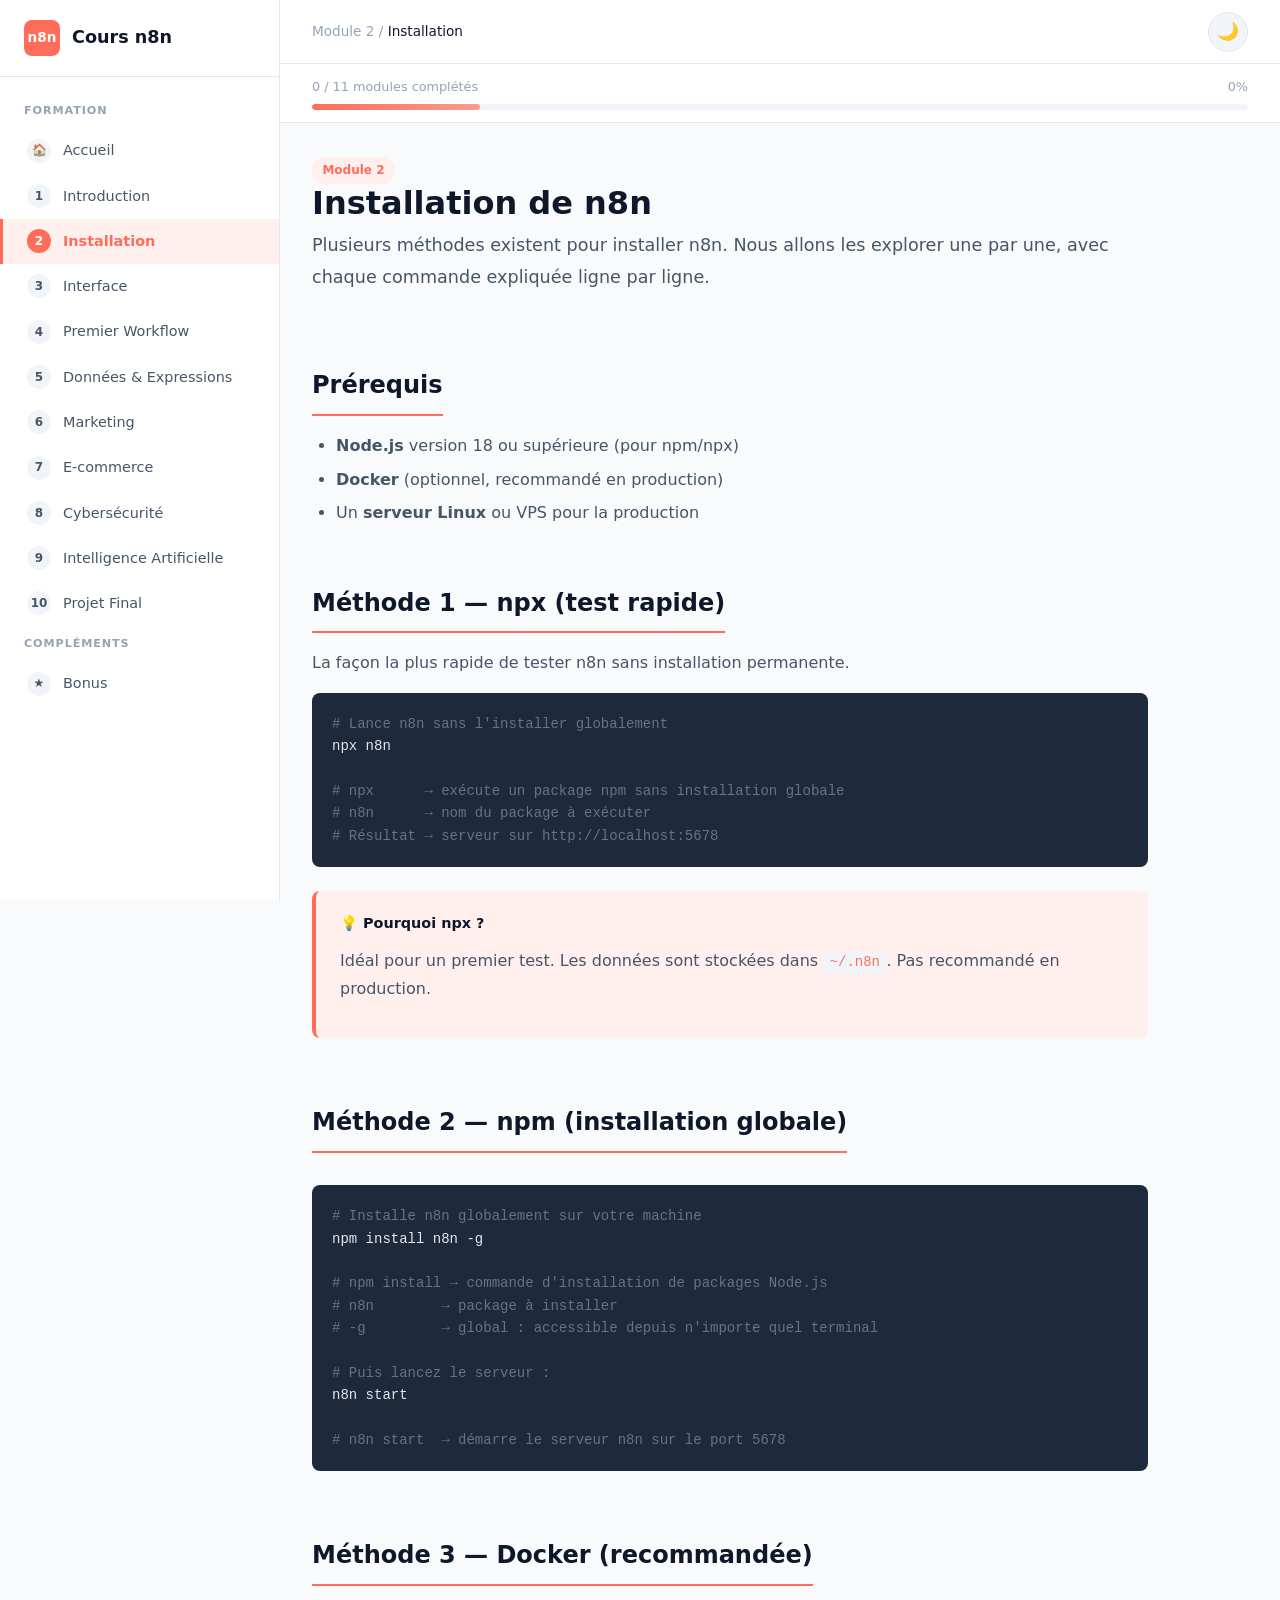
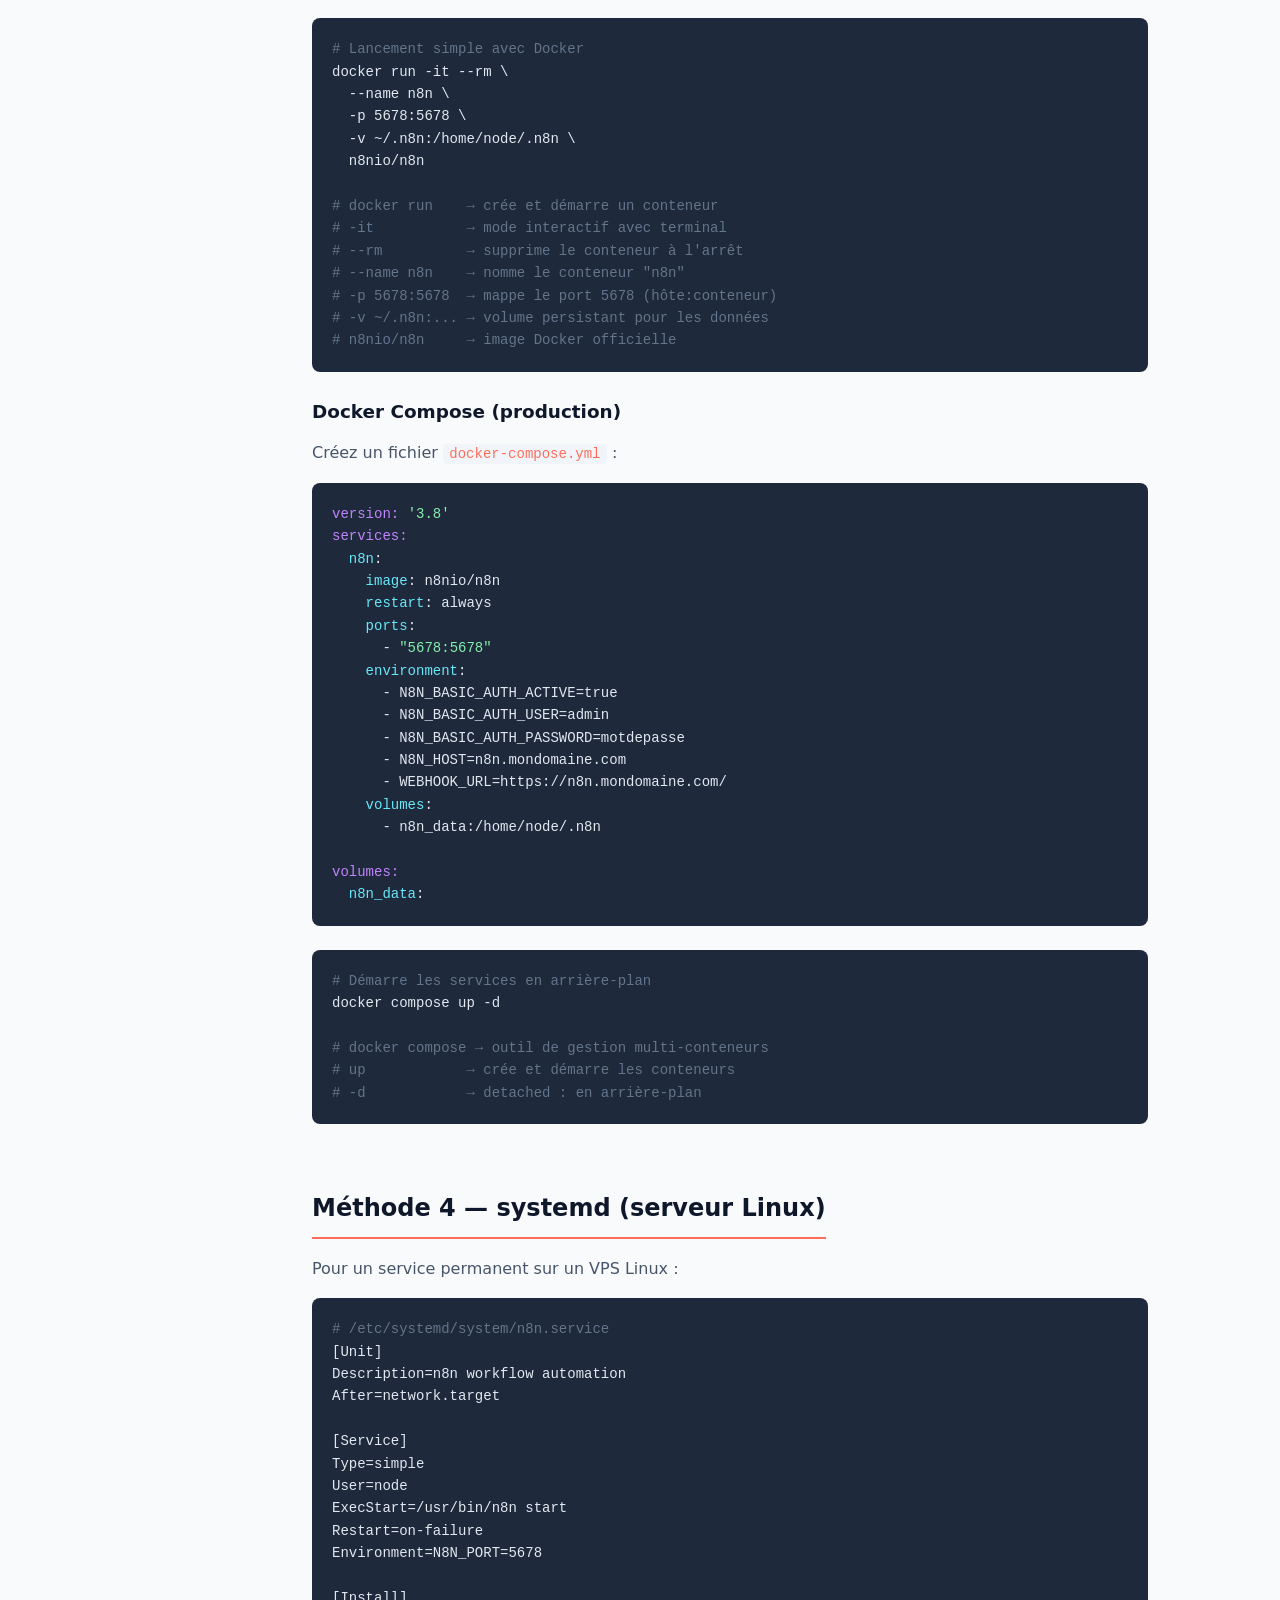
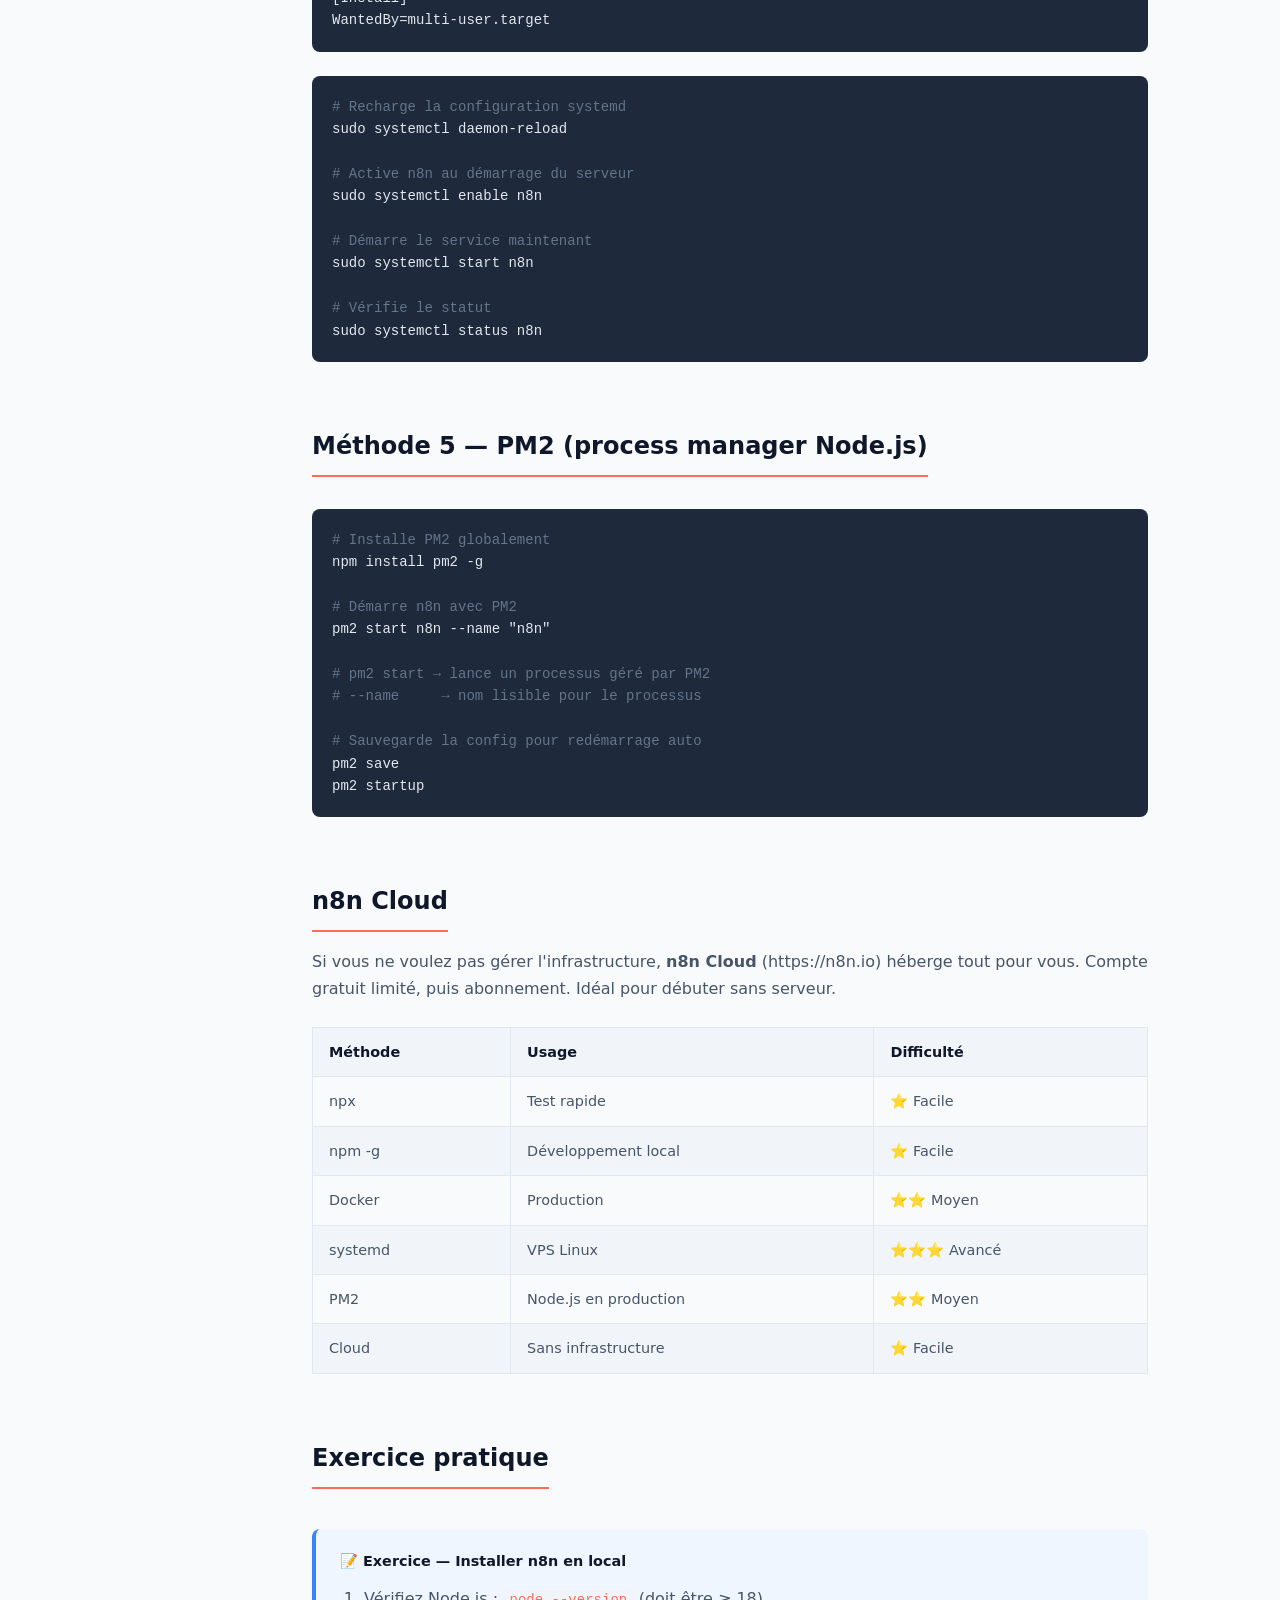
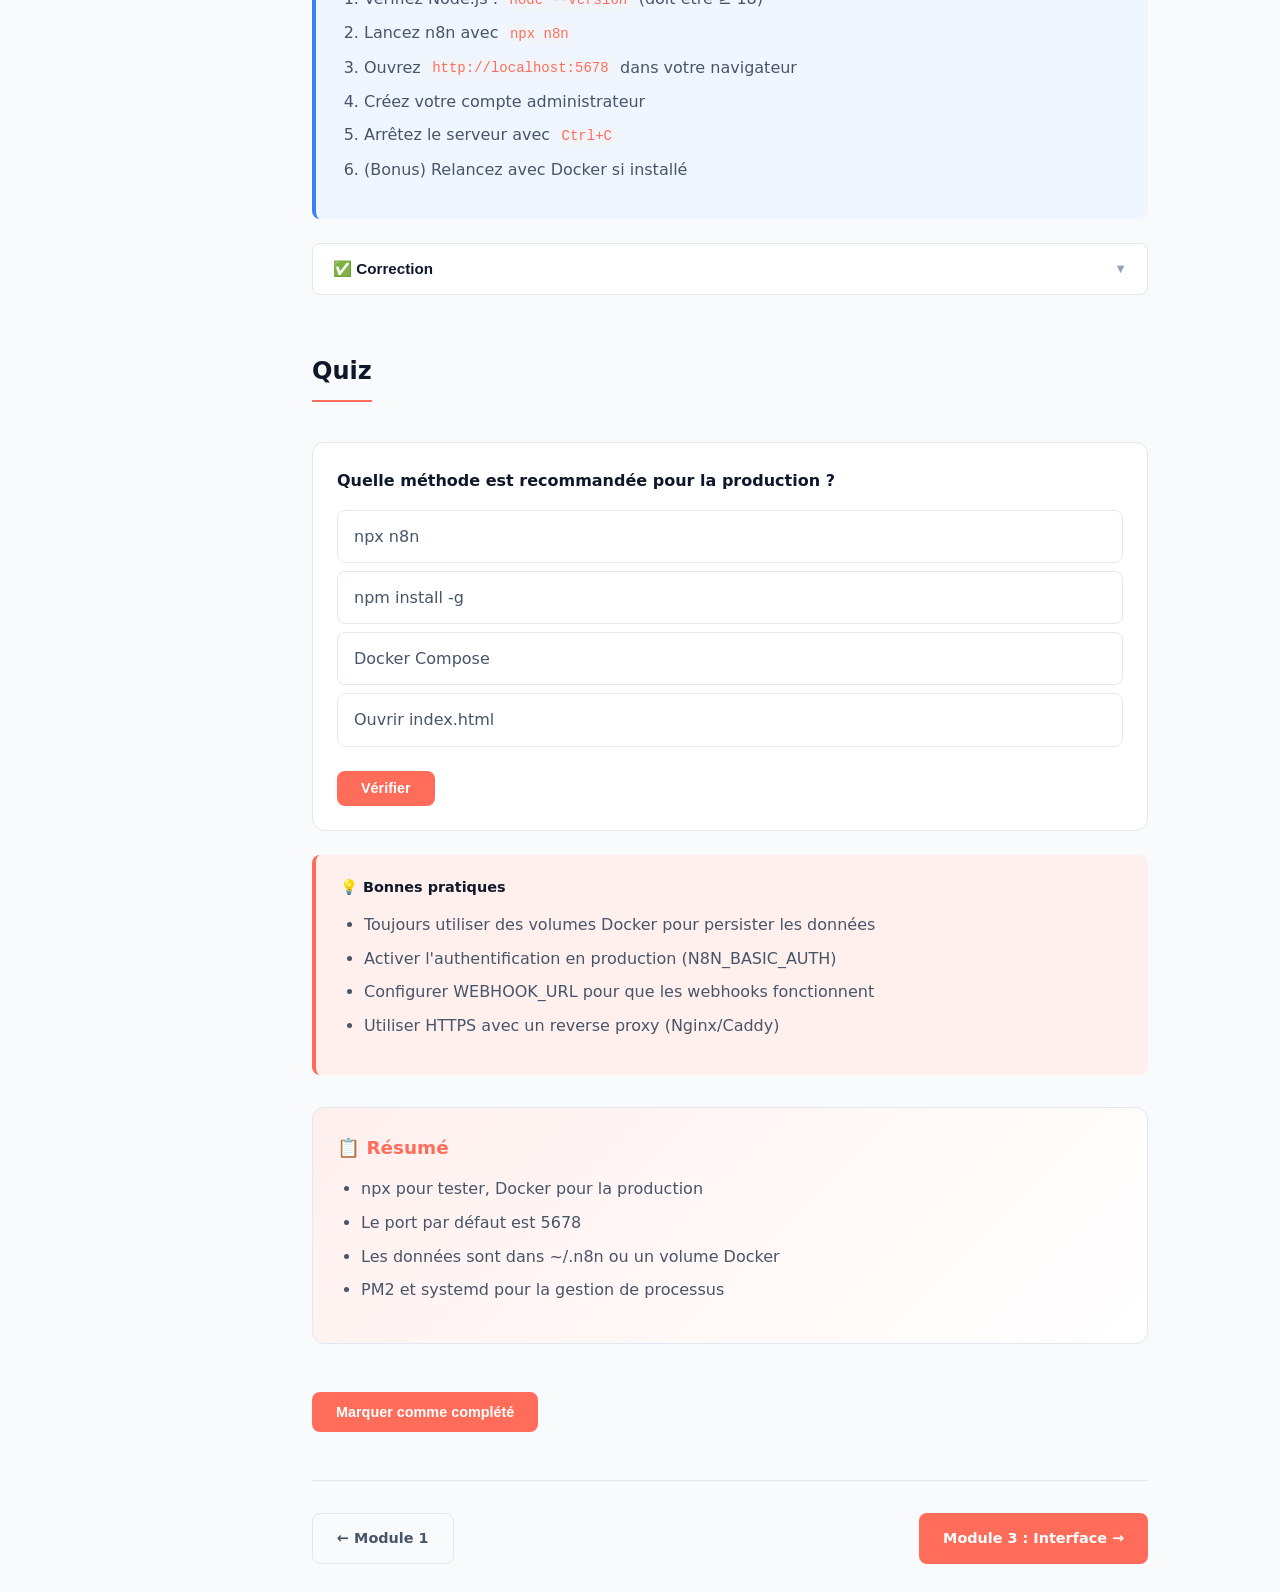
<file: chapitre-2.html>
<!DOCTYPE html>
<html lang="fr">
<head>
  <meta charset="UTF-8">
  <meta name="viewport" content="width=device-width, initial-scale=1.0">
  <title>Module 2 — Installation de n8n</title>
  <link rel="stylesheet" href="style.css">
</head>
<body>
  <div class="sidebar-overlay"></div>
  <div class="app-layout">
    <aside class="sidebar">
      <div class="sidebar-header"><a href="index.html" class="sidebar-logo"><div class="logo-icon">n8n</div><span>Cours n8n</span></a></div>
      <nav class="sidebar-nav">
        <div class="nav-section-title">Formation</div>
        <a href="index.html" class="nav-link"><span class="chapter-num">🏠</span> Accueil</a>
        <a href="chapitre-1.html" class="nav-link"><span class="chapter-num">1</span> Introduction</a>
        <a href="chapitre-2.html" class="nav-link active"><span class="chapter-num">2</span> Installation</a>
        <a href="chapitre-3.html" class="nav-link"><span class="chapter-num">3</span> Interface</a>
        <a href="chapitre-4.html" class="nav-link"><span class="chapter-num">4</span> Premier Workflow</a>
        <a href="chapitre-5.html" class="nav-link"><span class="chapter-num">5</span> Données & Expressions</a>
        <a href="chapitre-6.html" class="nav-link"><span class="chapter-num">6</span> Marketing</a>
        <a href="chapitre-7.html" class="nav-link"><span class="chapter-num">7</span> E-commerce</a>
        <a href="chapitre-8.html" class="nav-link"><span class="chapter-num">8</span> Cybersécurité</a>
        <a href="chapitre-9.html" class="nav-link"><span class="chapter-num">9</span> Intelligence Artificielle</a>
        <a href="chapitre-10.html" class="nav-link"><span class="chapter-num">10</span> Projet Final</a>
        <div class="nav-section-title">Compléments</div>
        <a href="bonus.html" class="nav-link"><span class="chapter-num">★</span> Bonus</a>
      </nav>
    </aside>
    <div class="main-content">
      <header class="topbar">
        <div class="topbar-left"><button class="menu-toggle" aria-label="Menu">☰</button><div class="breadcrumb">Module 2 / <span>Installation</span></div></div>
        <div class="topbar-right"><button class="theme-toggle" aria-label="Thème">🌙</button></div>
      </header>
      <div class="progress-container"><div class="progress-bar-wrapper"><div class="progress-label"><span class="progress-text">0 / 11</span><span class="progress-percent">0%</span></div><div class="progress-bar"><div class="progress-fill chapter-progress-fill"></div></div></div></div>
      <main class="page-content">
        <span class="badge badge-accent">Module 2</span>
        <h1>Installation de n8n</h1>
        <p class="lead">Plusieurs méthodes existent pour installer n8n. Nous allons les explorer une par une, avec chaque commande expliquée ligne par ligne.</p>

        <h2>Prérequis</h2>
        <ul>
          <li><strong>Node.js</strong> version 18 ou supérieure (pour npm/npx)</li>
          <li><strong>Docker</strong> (optionnel, recommandé en production)</li>
          <li>Un <strong>serveur Linux</strong> ou VPS pour la production</li>
        </ul>

        <h2 id="npx">Méthode 1 — npx (test rapide)</h2>
        <p>La façon la plus rapide de tester n8n sans installation permanente.</p>
        <pre><code><span class="code-comment"># Lance n8n sans l'installer globalement</span>
npx n8n

<span class="code-comment"># npx      → exécute un package npm sans installation globale</span>
<span class="code-comment"># n8n      → nom du package à exécuter</span>
<span class="code-comment"># Résultat → serveur sur http://localhost:5678</span></code></pre>
        <div class="box box-tip"><div class="box-title">💡 Pourquoi npx ?</div><p>Idéal pour un premier test. Les données sont stockées dans <code>~/.n8n</code>. Pas recommandé en production.</p></div>

        <h2 id="npm">Méthode 2 — npm (installation globale)</h2>
        <pre><code><span class="code-comment"># Installe n8n globalement sur votre machine</span>
npm install n8n -g

<span class="code-comment"># npm install → commande d'installation de packages Node.js</span>
<span class="code-comment"># n8n        → package à installer</span>
<span class="code-comment"># -g         → global : accessible depuis n'importe quel terminal</span>

<span class="code-comment"># Puis lancez le serveur :</span>
n8n start

<span class="code-comment"># n8n start  → démarre le serveur n8n sur le port 5678</span></code></pre>

        <h2 id="docker">Méthode 3 — Docker (recommandée)</h2>
        <pre><code><span class="code-comment"># Lancement simple avec Docker</span>
docker run -it --rm \
  --name n8n \
  -p 5678:5678 \
  -v ~/.n8n:/home/node/.n8n \
  n8nio/n8n

<span class="code-comment"># docker run    → crée et démarre un conteneur</span>
<span class="code-comment"># -it           → mode interactif avec terminal</span>
<span class="code-comment"># --rm          → supprime le conteneur à l'arrêt</span>
<span class="code-comment"># --name n8n    → nomme le conteneur "n8n"</span>
<span class="code-comment"># -p 5678:5678  → mappe le port 5678 (hôte:conteneur)</span>
<span class="code-comment"># -v ~/.n8n:... → volume persistant pour les données</span>
<span class="code-comment"># n8nio/n8n     → image Docker officielle</span></code></pre>

        <h3>Docker Compose (production)</h3>
        <p>Créez un fichier <code>docker-compose.yml</code> :</p>
        <pre><code><span class="code-keyword">version:</span> <span class="code-string">'3.8'</span>
<span class="code-keyword">services:</span>
  <span class="code-func">n8n</span>:
    <span class="code-func">image</span>: n8nio/n8n
    <span class="code-func">restart</span>: always
    <span class="code-func">ports</span>:
      - <span class="code-string">"5678:5678"</span>
    <span class="code-func">environment</span>:
      - N8N_BASIC_AUTH_ACTIVE=true
      - N8N_BASIC_AUTH_USER=admin
      - N8N_BASIC_AUTH_PASSWORD=motdepasse
      - N8N_HOST=n8n.mondomaine.com
      - WEBHOOK_URL=https://n8n.mondomaine.com/
    <span class="code-func">volumes</span>:
      - n8n_data:/home/node/.n8n

<span class="code-keyword">volumes:</span>
  <span class="code-func">n8n_data</span>:</code></pre>
        <pre><code><span class="code-comment"># Démarre les services en arrière-plan</span>
docker compose up -d

<span class="code-comment"># docker compose → outil de gestion multi-conteneurs</span>
<span class="code-comment"># up            → crée et démarre les conteneurs</span>
<span class="code-comment"># -d            → detached : en arrière-plan</span></code></pre>

        <h2 id="systemd">Méthode 4 — systemd (serveur Linux)</h2>
        <p>Pour un service permanent sur un VPS Linux :</p>
        <pre><code><span class="code-comment"># /etc/systemd/system/n8n.service</span>
[Unit]
Description=n8n workflow automation
After=network.target

[Service]
Type=simple
User=node
ExecStart=/usr/bin/n8n start
Restart=on-failure
Environment=N8N_PORT=5678

[Install]
WantedBy=multi-user.target</code></pre>
        <pre><code><span class="code-comment"># Recharge la configuration systemd</span>
sudo systemctl daemon-reload

<span class="code-comment"># Active n8n au démarrage du serveur</span>
sudo systemctl enable n8n

<span class="code-comment"># Démarre le service maintenant</span>
sudo systemctl start n8n

<span class="code-comment"># Vérifie le statut</span>
sudo systemctl status n8n</code></pre>

        <h2 id="pm2">Méthode 5 — PM2 (process manager Node.js)</h2>
        <pre><code><span class="code-comment"># Installe PM2 globalement</span>
npm install pm2 -g

<span class="code-comment"># Démarre n8n avec PM2</span>
pm2 start n8n --name "n8n"

<span class="code-comment"># pm2 start → lance un processus géré par PM2</span>
<span class="code-comment"># --name     → nom lisible pour le processus</span>

<span class="code-comment"># Sauvegarde la config pour redémarrage auto</span>
pm2 save
pm2 startup</code></pre>

        <h2 id="cloud">n8n Cloud</h2>
        <p>Si vous ne voulez pas gérer l'infrastructure, <strong>n8n Cloud</strong> (https://n8n.io) héberge tout pour vous. Compte gratuit limité, puis abonnement. Idéal pour débuter sans serveur.</p>

        <div class="table-wrapper">
          <table>
            <thead><tr><th>Méthode</th><th>Usage</th><th>Difficulté</th></tr></thead>
            <tbody>
              <tr><td>npx</td><td>Test rapide</td><td>⭐ Facile</td></tr>
              <tr><td>npm -g</td><td>Développement local</td><td>⭐ Facile</td></tr>
              <tr><td>Docker</td><td>Production</td><td>⭐⭐ Moyen</td></tr>
              <tr><td>systemd</td><td>VPS Linux</td><td>⭐⭐⭐ Avancé</td></tr>
              <tr><td>PM2</td><td>Node.js en production</td><td>⭐⭐ Moyen</td></tr>
              <tr><td>Cloud</td><td>Sans infrastructure</td><td>⭐ Facile</td></tr>
            </tbody>
          </table>
        </div>

        <h2 id="exercice">Exercice pratique</h2>
        <div class="box box-exercise">
          <div class="box-title">📝 Exercice — Installer n8n en local</div>
          <ol>
            <li>Vérifiez Node.js : <code>node --version</code> (doit être ≥ 18)</li>
            <li>Lancez n8n avec <code>npx n8n</code></li>
            <li>Ouvrez <code>http://localhost:5678</code> dans votre navigateur</li>
            <li>Créez votre compte administrateur</li>
            <li>Arrêtez le serveur avec <code>Ctrl+C</code></li>
            <li>(Bonus) Relancez avec Docker si installé</li>
          </ol>
        </div>
        <div class="accordion">
          <div class="accordion-item">
            <button class="accordion-header">✅ Correction<span class="icon">▼</span></button>
            <div class="accordion-body"><div class="accordion-content">
              <pre><code>node --version    <span class="code-comment"># v20.x.x → OK</span>
npx n8n           <span class="code-comment"># Démarre le serveur</span>
<span class="code-comment"># Navigateur → http://localhost:5678</span>
<span class="code-comment"># Créer compte → email + mot de passe</span>
<span class="code-comment"># Ctrl+C pour arrêter</span></code></pre>
              <p>Si le port 5678 est occupé : <code>N8N_PORT=5679 npx n8n</code></p>
            </div></div>
          </div>
        </div>

        <h2 id="quiz">Quiz</h2>
        <div class="quiz" data-correct="c" data-explain="Docker Compose est la méthode recommandée pour la production car elle gère la persistance, le redémarrage et la configuration.">
          <div class="quiz-question">Quelle méthode est recommandée pour la production ?</div>
          <ul class="quiz-options">
            <li class="quiz-option" data-value="a"><input type="radio" hidden> npx n8n</li>
            <li class="quiz-option" data-value="b"><input type="radio" hidden> npm install -g</li>
            <li class="quiz-option" data-value="c"><input type="radio" hidden> Docker Compose</li>
            <li class="quiz-option" data-value="d"><input type="radio" hidden> Ouvrir index.html</li>
          </ul>
          <button class="quiz-btn">Vérifier</button>
          <div class="quiz-feedback"></div>
        </div>

        <div class="box box-tip"><div class="box-title">💡 Bonnes pratiques</div>
          <ul><li>Toujours utiliser des volumes Docker pour persister les données</li><li>Activer l'authentification en production (N8N_BASIC_AUTH)</li><li>Configurer WEBHOOK_URL pour que les webhooks fonctionnent</li><li>Utiliser HTTPS avec un reverse proxy (Nginx/Caddy)</li></ul>
        </div>

        <div class="summary-box"><h3>📋 Résumé</h3>
          <ul><li>npx pour tester, Docker pour la production</li><li>Le port par défaut est 5678</li><li>Les données sont dans ~/.n8n ou un volume Docker</li><li>PM2 et systemd pour la gestion de processus</li></ul>
        </div>

        <button class="btn btn-primary btn-complete-chapter" style="margin-top:1rem;">Marquer comme complété</button>
        <nav class="chapter-nav">
          <a href="chapitre-1.html" class="btn btn-outline">← Module 1</a>
          <a href="chapitre-3.html" class="btn btn-primary">Module 3 : Interface →</a>
        </nav>
      </main>
    </div>
  </div>
  <script src="script.js"></script>
</body>
</html>
</file>
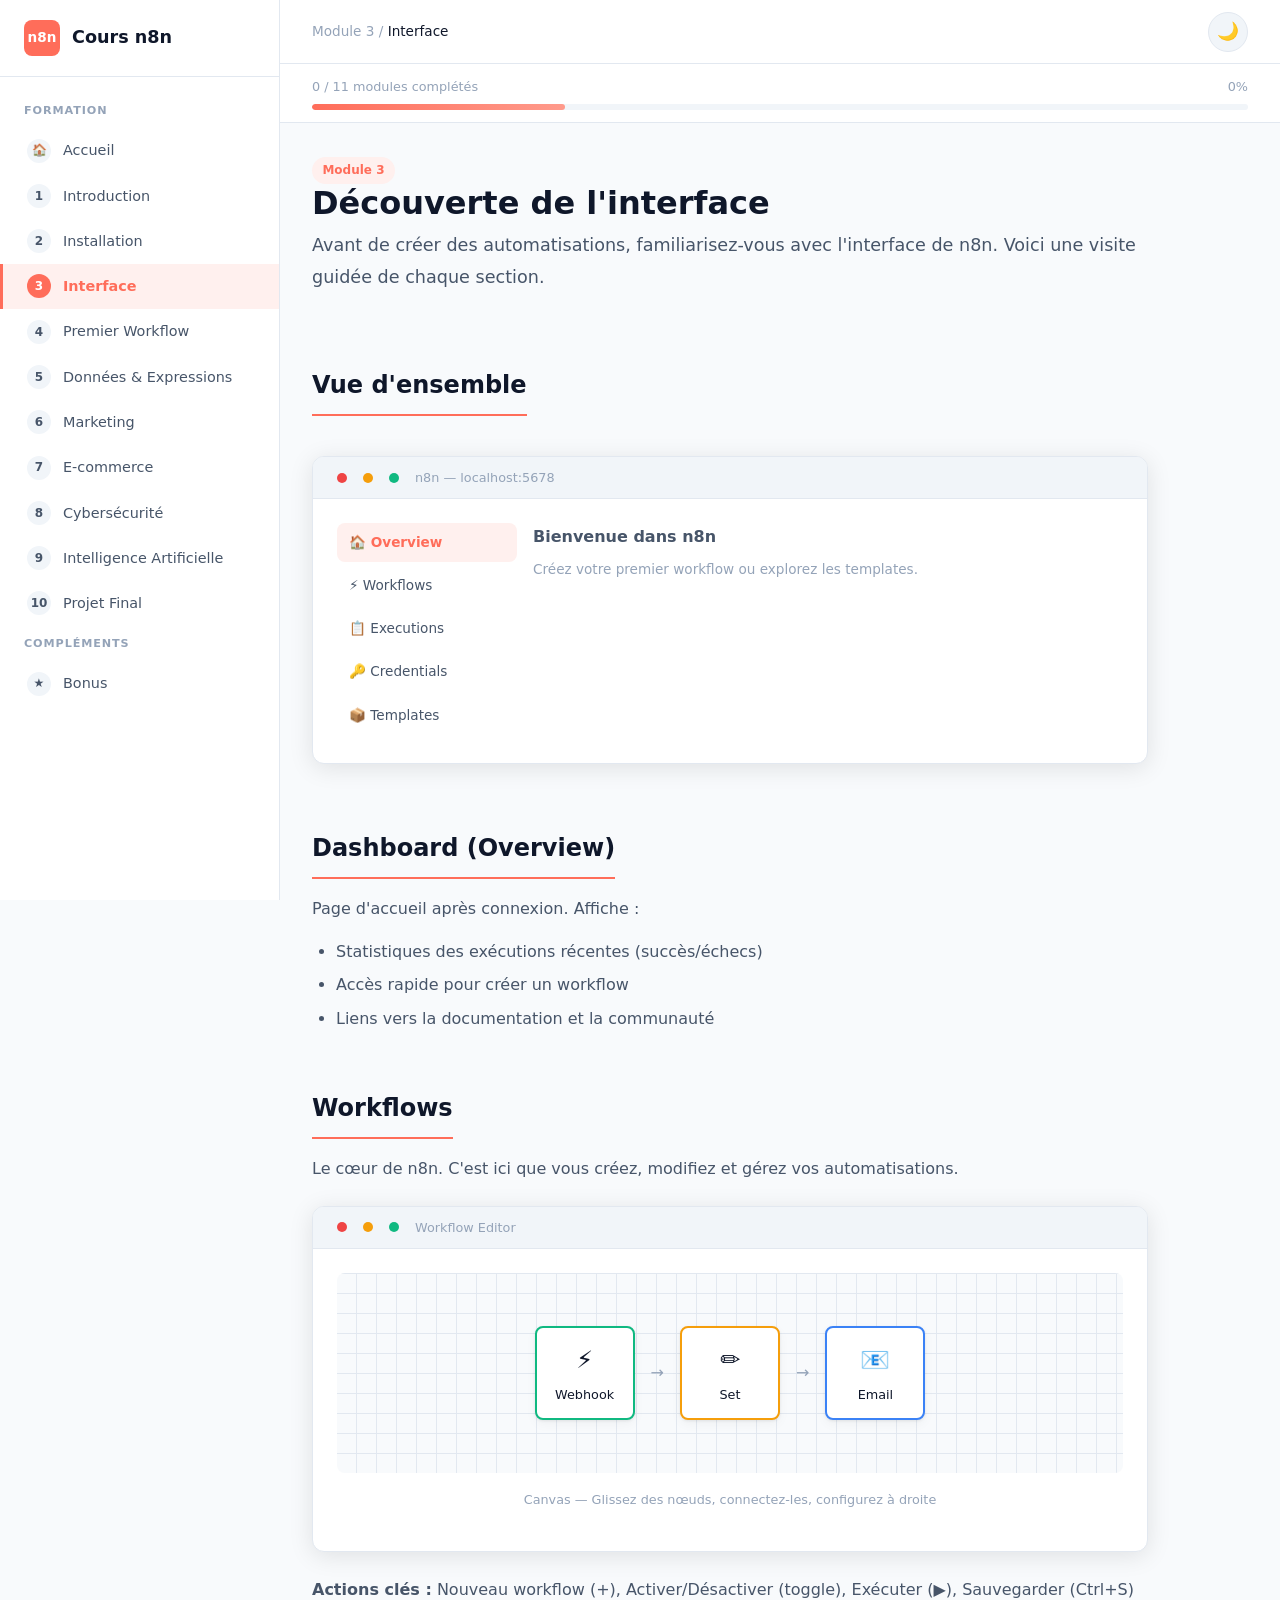
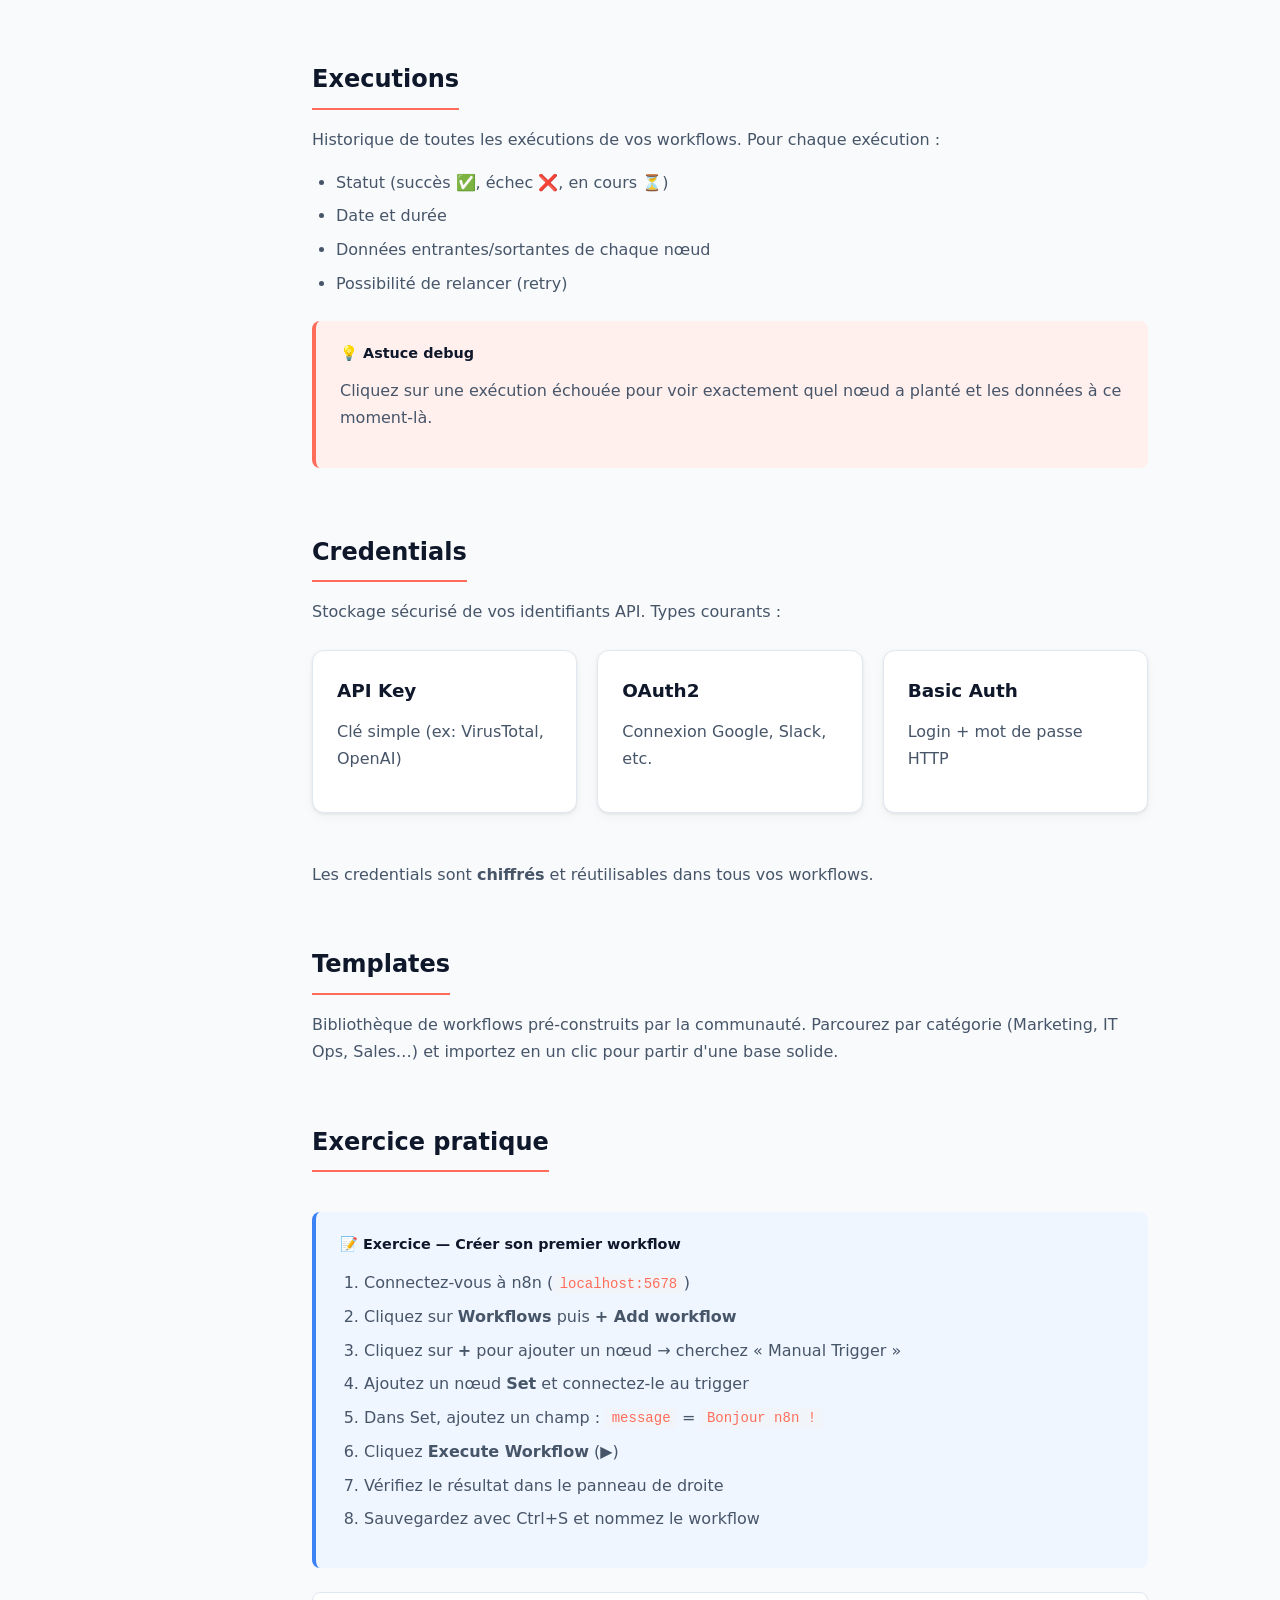
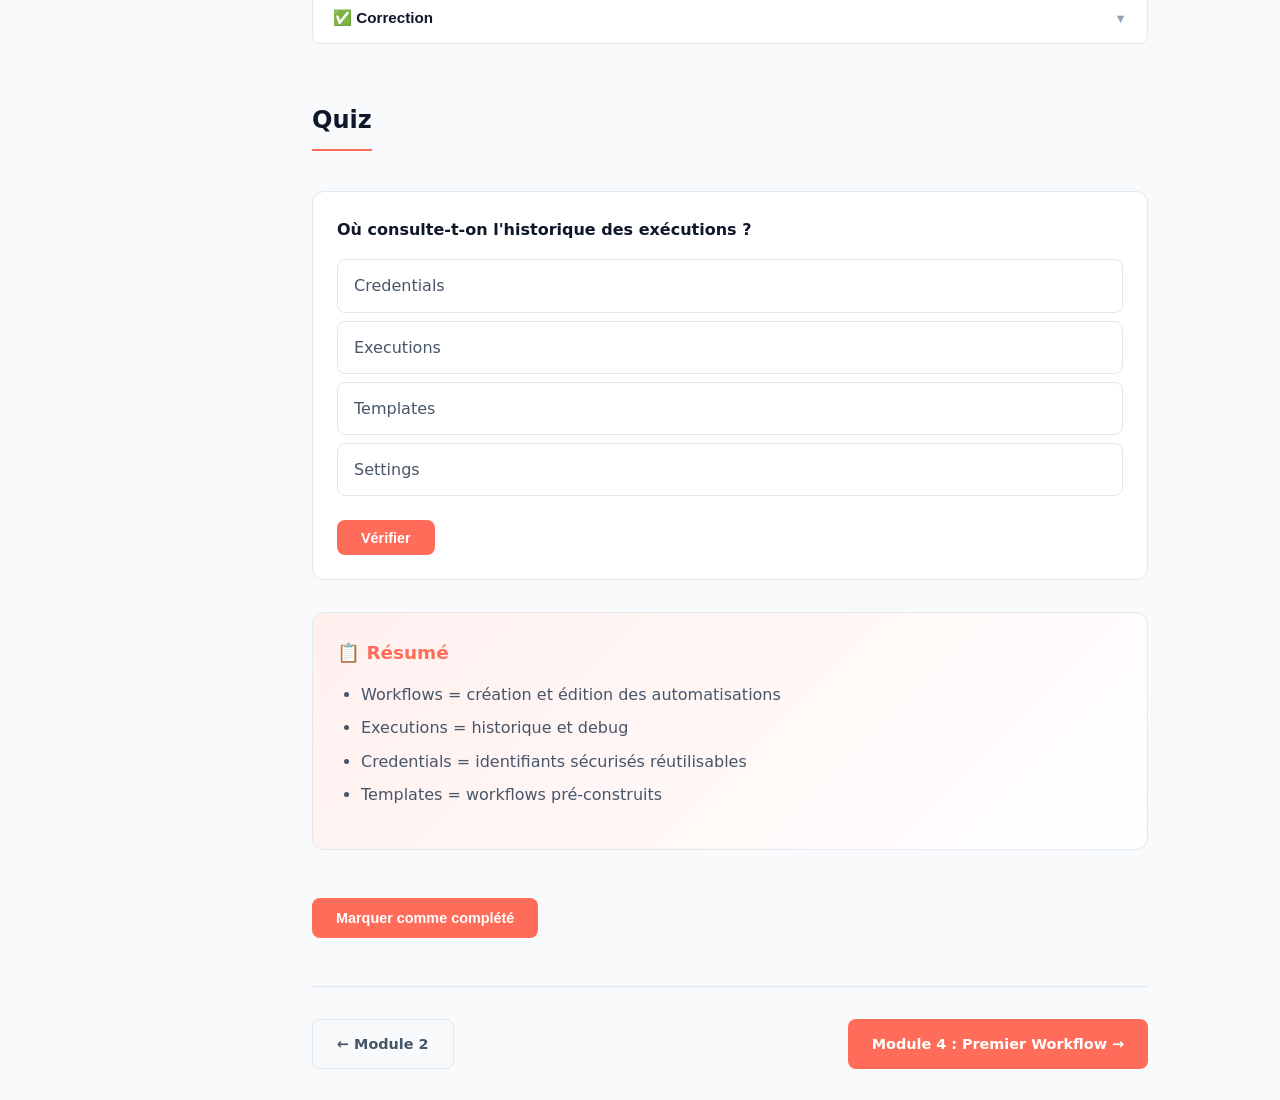
<file: chapitre-3.html>
<!DOCTYPE html>
<html lang="fr">
<head>
  <meta charset="UTF-8">
  <meta name="viewport" content="width=device-width, initial-scale=1.0">
  <title>Module 3 — Découverte de l'interface</title>
  <link rel="stylesheet" href="style.css">
</head>
<body>
  <div class="sidebar-overlay"></div>
  <div class="app-layout">
    <aside class="sidebar">
      <div class="sidebar-header"><a href="index.html" class="sidebar-logo"><div class="logo-icon">n8n</div><span>Cours n8n</span></a></div>
      <nav class="sidebar-nav">
        <div class="nav-section-title">Formation</div>
        <a href="index.html" class="nav-link"><span class="chapter-num">🏠</span> Accueil</a>
        <a href="chapitre-1.html" class="nav-link"><span class="chapter-num">1</span> Introduction</a>
        <a href="chapitre-2.html" class="nav-link"><span class="chapter-num">2</span> Installation</a>
        <a href="chapitre-3.html" class="nav-link active"><span class="chapter-num">3</span> Interface</a>
        <a href="chapitre-4.html" class="nav-link"><span class="chapter-num">4</span> Premier Workflow</a>
        <a href="chapitre-5.html" class="nav-link"><span class="chapter-num">5</span> Données & Expressions</a>
        <a href="chapitre-6.html" class="nav-link"><span class="chapter-num">6</span> Marketing</a>
        <a href="chapitre-7.html" class="nav-link"><span class="chapter-num">7</span> E-commerce</a>
        <a href="chapitre-8.html" class="nav-link"><span class="chapter-num">8</span> Cybersécurité</a>
        <a href="chapitre-9.html" class="nav-link"><span class="chapter-num">9</span> Intelligence Artificielle</a>
        <a href="chapitre-10.html" class="nav-link"><span class="chapter-num">10</span> Projet Final</a>
        <div class="nav-section-title">Compléments</div>
        <a href="bonus.html" class="nav-link"><span class="chapter-num">★</span> Bonus</a>
      </nav>
    </aside>
    <div class="main-content">
      <header class="topbar">
        <div class="topbar-left"><button class="menu-toggle" aria-label="Menu">☰</button><div class="breadcrumb">Module 3 / <span>Interface</span></div></div>
        <div class="topbar-right"><button class="theme-toggle" aria-label="Thème">🌙</button></div>
      </header>
      <div class="progress-container"><div class="progress-bar-wrapper"><div class="progress-label"><span class="progress-text">0 / 11</span><span class="progress-percent">0%</span></div><div class="progress-bar"><div class="progress-fill chapter-progress-fill"></div></div></div></div>
      <main class="page-content">
        <span class="badge badge-accent">Module 3</span>
        <h1>Découverte de l'interface</h1>
        <p class="lead">Avant de créer des automatisations, familiarisez-vous avec l'interface de n8n. Voici une visite guidée de chaque section.</p>

        <h2>Vue d'ensemble</h2>
        <div class="mock-ui">
          <div class="mock-titlebar"><span class="mock-dot red"></span><span class="mock-dot yellow"></span><span class="mock-dot green"></span><span>n8n — localhost:5678</span></div>
          <div class="mock-body" style="display:flex;gap:1rem;">
            <div style="width:180px;flex-shrink:0;">
              <div class="mock-sidebar-item active">🏠 Overview</div>
              <div class="mock-sidebar-item">⚡ Workflows</div>
              <div class="mock-sidebar-item">📋 Executions</div>
              <div class="mock-sidebar-item">🔑 Credentials</div>
              <div class="mock-sidebar-item">📦 Templates</div>
            </div>
            <div style="flex:1;">
              <p style="font-weight:600;margin-bottom:.5rem;">Bienvenue dans n8n</p>
              <p style="font-size:.85rem;color:var(--text-muted);">Créez votre premier workflow ou explorez les templates.</p>
            </div>
          </div>
        </div>

        <h2 id="dashboard">Dashboard (Overview)</h2>
        <p>Page d'accueil après connexion. Affiche :</p>
        <ul>
          <li>Statistiques des exécutions récentes (succès/échecs)</li>
          <li>Accès rapide pour créer un workflow</li>
          <li>Liens vers la documentation et la communauté</li>
        </ul>

        <h2 id="workflows">Workflows</h2>
        <p>Le cœur de n8n. C'est ici que vous créez, modifiez et gérez vos automatisations.</p>
        <div class="mock-ui">
          <div class="mock-titlebar"><span class="mock-dot red"></span><span class="mock-dot yellow"></span><span class="mock-dot green"></span><span>Workflow Editor</span></div>
          <div class="mock-body">
            <div class="mock-workflow-canvas">
              <div class="mock-node" style="border-color:var(--success);"><div class="node-icon">⚡</div>Webhook</div>
              <span style="color:var(--text-muted);">→</span>
              <div class="mock-node" style="border-color:var(--warning);"><div class="node-icon">✏️</div>Set</div>
              <span style="color:var(--text-muted);">→</span>
              <div class="mock-node" style="border-color:var(--info);"><div class="node-icon">📧</div>Email</div>
            </div>
            <p style="font-size:.8rem;color:var(--text-muted);margin-top:1rem;text-align:center;">Canvas — Glissez des nœuds, connectez-les, configurez à droite</p>
          </div>
        </div>
        <p><strong>Actions clés :</strong> Nouveau workflow (+), Activer/Désactiver (toggle), Exécuter (▶), Sauvegarder (Ctrl+S)</p>

        <h2 id="executions">Executions</h2>
        <p>Historique de toutes les exécutions de vos workflows. Pour chaque exécution :</p>
        <ul>
          <li>Statut (succès ✅, échec ❌, en cours ⏳)</li>
          <li>Date et durée</li>
          <li>Données entrantes/sortantes de chaque nœud</li>
          <li>Possibilité de relancer (retry)</li>
        </ul>
        <div class="box box-tip"><div class="box-title">💡 Astuce debug</div><p>Cliquez sur une exécution échouée pour voir exactement quel nœud a planté et les données à ce moment-là.</p></div>

        <h2 id="credentials">Credentials</h2>
        <p>Stockage sécurisé de vos identifiants API. Types courants :</p>
        <div class="card-grid">
          <div class="card"><h3>API Key</h3><p>Clé simple (ex: VirusTotal, OpenAI)</p></div>
          <div class="card"><h3>OAuth2</h3><p>Connexion Google, Slack, etc.</p></div>
          <div class="card"><h3>Basic Auth</h3><p>Login + mot de passe HTTP</p></div>
        </div>
        <p>Les credentials sont <strong>chiffrés</strong> et réutilisables dans tous vos workflows.</p>

        <h2 id="templates">Templates</h2>
        <p>Bibliothèque de workflows pré-construits par la communauté. Parcourez par catégorie (Marketing, IT Ops, Sales…) et importez en un clic pour partir d'une base solide.</p>

        <h2 id="exercice">Exercice pratique</h2>
        <div class="box box-exercise">
          <div class="box-title">📝 Exercice — Créer son premier workflow</div>
          <ol>
            <li>Connectez-vous à n8n (<code>localhost:5678</code>)</li>
            <li>Cliquez sur <strong>Workflows</strong> puis <strong>+ Add workflow</strong></li>
            <li>Cliquez sur <strong>+</strong> pour ajouter un nœud → cherchez « Manual Trigger »</li>
            <li>Ajoutez un nœud <strong>Set</strong> et connectez-le au trigger</li>
            <li>Dans Set, ajoutez un champ : <code>message</code> = <code>Bonjour n8n !</code></li>
            <li>Cliquez <strong>Execute Workflow</strong> (▶)</li>
            <li>Vérifiez le résultat dans le panneau de droite</li>
            <li>Sauvegardez avec Ctrl+S et nommez le workflow</li>
          </ol>
        </div>
        <div class="accordion">
          <div class="accordion-item">
            <button class="accordion-header">✅ Correction<span class="icon">▼</span></button>
            <div class="accordion-body"><div class="accordion-content">
              <div class="mock-workflow-canvas" style="min-height:120px;">
                <div class="mock-node" style="border-color:var(--success);"><div class="node-icon">👆</div>Manual Trigger</div>
                <span>→</span>
                <div class="mock-node" style="border-color:var(--warning);"><div class="node-icon">✏️</div>Set<br><small>message: Bonjour n8n!</small></div>
              </div>
              <p>Résultat attendu dans l'output du nœud Set : <code>{"message": "Bonjour n8n !"}</code></p>
            </div></div>
          </div>
        </div>

        <h2 id="quiz">Quiz</h2>
        <div class="quiz" data-correct="b" data-explain="L'onglet Executions conserve l'historique de toutes les exécutions avec les données et les erreurs.">
          <div class="quiz-question">Où consulte-t-on l'historique des exécutions ?</div>
          <ul class="quiz-options">
            <li class="quiz-option" data-value="a"><input type="radio" hidden> Credentials</li>
            <li class="quiz-option" data-value="b"><input type="radio" hidden> Executions</li>
            <li class="quiz-option" data-value="c"><input type="radio" hidden> Templates</li>
            <li class="quiz-option" data-value="d"><input type="radio" hidden> Settings</li>
          </ul>
          <button class="quiz-btn">Vérifier</button>
          <div class="quiz-feedback"></div>
        </div>

        <div class="summary-box"><h3>📋 Résumé</h3>
          <ul><li>Workflows = création et édition des automatisations</li><li>Executions = historique et debug</li><li>Credentials = identifiants sécurisés réutilisables</li><li>Templates = workflows pré-construits</li></ul>
        </div>

        <button class="btn btn-primary btn-complete-chapter" style="margin-top:1rem;">Marquer comme complété</button>
        <nav class="chapter-nav">
          <a href="chapitre-2.html" class="btn btn-outline">← Module 2</a>
          <a href="chapitre-4.html" class="btn btn-primary">Module 4 : Premier Workflow →</a>
        </nav>
      </main>
    </div>
  </div>
  <script src="script.js"></script>
</body>
</html>
</file>
<file: style.css>
/* ============================================
   Cours n8n — Styles globaux
   ============================================ */

:root {
  --bg-primary: #f8fafc;
  --bg-secondary: #ffffff;
  --bg-tertiary: #f1f5f9;
  --text-primary: #0f172a;
  --text-secondary: #475569;
  --text-muted: #94a3b8;
  --accent: #ff6d5a;
  --accent-hover: #e85a48;
  --accent-light: #fff0ee;
  --border: #e2e8f0;
  --success: #10b981;
  --warning: #f59e0b;
  --danger: #ef4444;
  --info: #3b82f6;
  --shadow: 0 1px 3px rgba(0,0,0,.08), 0 4px 12px rgba(0,0,0,.04);
  --shadow-lg: 0 4px 24px rgba(0,0,0,.1);
  --radius: 12px;
  --radius-sm: 8px;
  --sidebar-width: 280px;
  --header-height: 64px;
  --transition: .25s ease;
  --font: 'Segoe UI', system-ui, -apple-system, sans-serif;
  --font-mono: 'Cascadia Code', 'Fira Code', Consolas, monospace;
}

[data-theme="dark"] {
  --bg-primary: #0f172a;
  --bg-secondary: #1e293b;
  --bg-tertiary: #334155;
  --text-primary: #f1f5f9;
  --text-secondary: #cbd5e1;
  --text-muted: #64748b;
  --accent-light: #2d1f1c;
  --border: #334155;
  --shadow: 0 1px 3px rgba(0,0,0,.3), 0 4px 12px rgba(0,0,0,.2);
  --shadow-lg: 0 4px 24px rgba(0,0,0,.4);
}

*, *::before, *::after { box-sizing: border-box; margin: 0; padding: 0; }

html { scroll-behavior: smooth; font-size: 16px; }

body {
  font-family: var(--font);
  background: var(--bg-primary);
  color: var(--text-primary);
  line-height: 1.7;
  transition: background var(--transition), color var(--transition);
}

a { color: var(--accent); text-decoration: none; transition: color var(--transition); }
a:hover { color: var(--accent-hover); }

img { max-width: 100%; height: auto; }

/* ---- Layout ---- */
.app-layout {
  display: flex;
  min-height: 100vh;
}

.sidebar {
  position: fixed;
  top: 0;
  left: 0;
  width: var(--sidebar-width);
  height: 100vh;
  background: var(--bg-secondary);
  border-right: 1px solid var(--border);
  overflow-y: auto;
  z-index: 100;
  transition: transform var(--transition), background var(--transition);
}

.sidebar-header {
  padding: 1.25rem 1.5rem;
  border-bottom: 1px solid var(--border);
}

.sidebar-logo {
  display: flex;
  align-items: center;
  gap: .75rem;
  font-weight: 700;
  font-size: 1.1rem;
  color: var(--text-primary);
}

.sidebar-logo .logo-icon {
  width: 36px;
  height: 36px;
  background: var(--accent);
  border-radius: var(--radius-sm);
  display: flex;
  align-items: center;
  justify-content: center;
  color: #fff;
  font-weight: 800;
  font-size: .85rem;
}

.sidebar-nav { padding: 1rem 0; }

.nav-section-title {
  padding: .5rem 1.5rem;
  font-size: .7rem;
  font-weight: 700;
  text-transform: uppercase;
  letter-spacing: .08em;
  color: var(--text-muted);
}

.nav-link {
  display: flex;
  align-items: center;
  gap: .75rem;
  padding: .65rem 1.5rem;
  color: var(--text-secondary);
  font-size: .9rem;
  transition: all var(--transition);
  border-left: 3px solid transparent;
}

.nav-link:hover {
  background: var(--bg-tertiary);
  color: var(--text-primary);
}

.nav-link.active {
  background: var(--accent-light);
  color: var(--accent);
  border-left-color: var(--accent);
  font-weight: 600;
}

.nav-link .chapter-num {
  width: 24px;
  height: 24px;
  border-radius: 50%;
  background: var(--bg-tertiary);
  display: flex;
  align-items: center;
  justify-content: center;
  font-size: .75rem;
  font-weight: 700;
  flex-shrink: 0;
}

.nav-link.active .chapter-num {
  background: var(--accent);
  color: #fff;
}

.main-content {
  margin-left: var(--sidebar-width);
  flex: 1;
  min-width: 0;
}

.topbar {
  position: sticky;
  top: 0;
  height: var(--header-height);
  background: var(--bg-secondary);
  border-bottom: 1px solid var(--border);
  display: flex;
  align-items: center;
  justify-content: space-between;
  padding: 0 2rem;
  z-index: 50;
  backdrop-filter: blur(8px);
}

.topbar-left { display: flex; align-items: center; gap: 1rem; }

.menu-toggle {
  display: none;
  background: none;
  border: none;
  cursor: pointer;
  color: var(--text-primary);
  padding: .5rem;
  border-radius: var(--radius-sm);
}

.menu-toggle:hover { background: var(--bg-tertiary); }

.breadcrumb {
  font-size: .85rem;
  color: var(--text-muted);
}

.breadcrumb span { color: var(--text-primary); font-weight: 500; }

.topbar-right { display: flex; align-items: center; gap: 1rem; }

.theme-toggle {
  background: var(--bg-tertiary);
  border: 1px solid var(--border);
  border-radius: 50%;
  width: 40px;
  height: 40px;
  cursor: pointer;
  display: flex;
  align-items: center;
  justify-content: center;
  font-size: 1.1rem;
  transition: all var(--transition);
}

.theme-toggle:hover { background: var(--accent-light); border-color: var(--accent); }

/* Progress bar */
.progress-container {
  padding: 0 2rem;
  background: var(--bg-secondary);
  border-bottom: 1px solid var(--border);
}

.progress-bar-wrapper {
  padding: .75rem 0;
}

.progress-label {
  display: flex;
  justify-content: space-between;
  font-size: .8rem;
  color: var(--text-muted);
  margin-bottom: .4rem;
}

.progress-bar {
  height: 6px;
  background: var(--bg-tertiary);
  border-radius: 99px;
  overflow: hidden;
}

.progress-fill {
  height: 100%;
  background: linear-gradient(90deg, var(--accent), #ff9a8b);
  border-radius: 99px;
  transition: width .5s ease;
  width: 0%;
}

.page-content { padding: 2rem; max-width: 900px; }

/* ---- Typography ---- */
h1 { font-size: 2rem; font-weight: 800; line-height: 1.2; margin-bottom: .5rem; }
h2 { font-size: 1.5rem; font-weight: 700; margin: 2.5rem 0 1rem; padding-bottom: .5rem; border-bottom: 2px solid var(--accent); display: inline-block; }
h3 { font-size: 1.15rem; font-weight: 600; margin: 1.5rem 0 .75rem; color: var(--text-primary); }
h4 { font-size: 1rem; font-weight: 600; margin: 1rem 0 .5rem; }

.lead {
  font-size: 1.1rem;
  color: var(--text-secondary);
  margin-bottom: 2rem;
  line-height: 1.8;
}

p { margin-bottom: 1rem; color: var(--text-secondary); }

ul, ol { margin: 0 0 1rem 1.5rem; color: var(--text-secondary); }
li { margin-bottom: .4rem; }

/* ---- Cards ---- */
.card {
  background: var(--bg-secondary);
  border: 1px solid var(--border);
  border-radius: var(--radius);
  padding: 1.5rem;
  margin-bottom: 1.5rem;
  box-shadow: var(--shadow);
  transition: box-shadow var(--transition), transform var(--transition);
}

.card:hover { box-shadow: var(--shadow-lg); }

.card-grid {
  display: grid;
  grid-template-columns: repeat(auto-fill, minmax(260px, 1fr));
  gap: 1.25rem;
  margin: 1.5rem 0;
}

.card-icon {
  width: 48px;
  height: 48px;
  border-radius: var(--radius-sm);
  display: flex;
  align-items: center;
  justify-content: center;
  font-size: 1.5rem;
  margin-bottom: 1rem;
}

.card h3 { margin-top: 0; }

/* ---- Badges & Tags ---- */
.badge {
  display: inline-block;
  padding: .2rem .65rem;
  border-radius: 99px;
  font-size: .75rem;
  font-weight: 600;
}

.badge-accent { background: var(--accent-light); color: var(--accent); }
.badge-success { background: #d1fae5; color: #065f46; }
.badge-info { background: #dbeafe; color: #1e40af; }
.badge-warning { background: #fef3c7; color: #92400e; }

[data-theme="dark"] .badge-success { background: #064e3b; color: #6ee7b7; }
[data-theme="dark"] .badge-info { background: #1e3a5f; color: #93c5fd; }
[data-theme="dark"] .badge-warning { background: #78350f; color: #fcd34d; }

/* ---- Code blocks ---- */
pre, code {
  font-family: var(--font-mono);
  font-size: .875rem;
}

code {
  background: var(--bg-tertiary);
  padding: .15rem .4rem;
  border-radius: 4px;
  color: var(--accent);
}

pre {
  background: #1e293b;
  color: #e2e8f0;
  padding: 1.25rem;
  border-radius: var(--radius-sm);
  overflow-x: auto;
  margin: 1rem 0 1.5rem;
  line-height: 1.6;
}

[data-theme="dark"] pre { background: #0f172a; border: 1px solid var(--border); }

pre code {
  background: none;
  padding: 0;
  color: inherit;
}

.code-comment { color: #64748b; }
.code-keyword { color: #c084fc; }
.code-string { color: #86efac; }
.code-func { color: #67e8f9; }

/* ---- Diagrams / Schemas ---- */
.schema {
  background: var(--bg-tertiary);
  border: 1px solid var(--border);
  border-radius: var(--radius);
  padding: 2rem;
  margin: 1.5rem 0;
  text-align: center;
}

.schema-flow {
  display: flex;
  align-items: center;
  justify-content: center;
  flex-wrap: wrap;
  gap: .5rem;
}

.schema-node {
  background: var(--bg-secondary);
  border: 2px solid var(--border);
  border-radius: var(--radius-sm);
  padding: .75rem 1.25rem;
  font-weight: 600;
  font-size: .9rem;
  min-width: 120px;
  box-shadow: var(--shadow);
}

.schema-node.trigger { border-color: var(--success); color: var(--success); }
.schema-node.action { border-color: var(--info); color: var(--info); }
.schema-node.transform { border-color: var(--warning); color: var(--warning); }
.schema-node.output { border-color: var(--accent); color: var(--accent); }

.schema-arrow {
  font-size: 1.5rem;
  color: var(--text-muted);
  flex-shrink: 0;
}

/* ---- Mock UI (simulated screenshots) ---- */
.mock-ui {
  background: var(--bg-secondary);
  border: 1px solid var(--border);
  border-radius: var(--radius);
  overflow: hidden;
  margin: 1.5rem 0;
  box-shadow: var(--shadow-lg);
}

.mock-titlebar {
  background: var(--bg-tertiary);
  padding: .6rem 1rem;
  display: flex;
  align-items: center;
  gap: .5rem;
  border-bottom: 1px solid var(--border);
}

.mock-dot {
  width: 10px;
  height: 10px;
  border-radius: 50%;
}

.mock-dot.red { background: #ef4444; }
.mock-dot.yellow { background: #f59e0b; }
.mock-dot.green { background: #10b981; }

.mock-titlebar span {
  margin-left: .5rem;
  font-size: .8rem;
  color: var(--text-muted);
}

.mock-body { padding: 1.5rem; }

.mock-sidebar-item {
  padding: .5rem .75rem;
  border-radius: var(--radius-sm);
  font-size: .85rem;
  margin-bottom: .25rem;
  color: var(--text-secondary);
}

.mock-sidebar-item.active {
  background: var(--accent-light);
  color: var(--accent);
  font-weight: 600;
}

.mock-workflow-canvas {
  background: repeating-linear-gradient(0deg, transparent, transparent 19px, var(--border) 19px, var(--border) 20px),
              repeating-linear-gradient(90deg, transparent, transparent 19px, var(--border) 19px, var(--border) 20px);
  background-color: var(--bg-primary);
  min-height: 200px;
  border-radius: var(--radius-sm);
  display: flex;
  align-items: center;
  justify-content: center;
  gap: 1rem;
  padding: 2rem;
  flex-wrap: wrap;
}

.mock-node {
  background: var(--bg-secondary);
  border: 2px solid var(--border);
  border-radius: var(--radius-sm);
  padding: .75rem 1rem;
  text-align: center;
  font-size: .8rem;
  min-width: 100px;
  box-shadow: var(--shadow);
}

.mock-node .node-icon { font-size: 1.5rem; margin-bottom: .25rem; }

/* ---- Accordions ---- */
.accordion { margin: 1rem 0; }

.accordion-item {
  border: 1px solid var(--border);
  border-radius: var(--radius-sm);
  margin-bottom: .5rem;
  overflow: hidden;
  background: var(--bg-secondary);
}

.accordion-header {
  width: 100%;
  padding: 1rem 1.25rem;
  background: none;
  border: none;
  cursor: pointer;
  display: flex;
  justify-content: space-between;
  align-items: center;
  font-size: .95rem;
  font-weight: 600;
  color: var(--text-primary);
  text-align: left;
  transition: background var(--transition);
}

.accordion-header:hover { background: var(--bg-tertiary); }

.accordion-header .icon {
  transition: transform var(--transition);
  font-size: .8rem;
  color: var(--text-muted);
}

.accordion-item.open .accordion-header .icon { transform: rotate(180deg); }

.accordion-body {
  max-height: 0;
  overflow: hidden;
  transition: max-height .35s ease;
}

.accordion-item.open .accordion-body { max-height: 2000px; }

.accordion-content {
  padding: 0 1.25rem 1.25rem;
  color: var(--text-secondary);
  font-size: .9rem;
}

/* ---- Exercise / Correction boxes ---- */
.box {
  border-radius: var(--radius-sm);
  padding: 1.25rem 1.5rem;
  margin: 1.5rem 0;
  border-left: 4px solid;
}

.box-exercise {
  background: #eff6ff;
  border-color: var(--info);
}

.box-correction {
  background: #ecfdf5;
  border-color: var(--success);
}

.box-practice {
  background: #fff7ed;
  border-color: var(--warning);
}

.box-tip {
  background: var(--accent-light);
  border-color: var(--accent);
}

.box-warning {
  background: #fef2f2;
  border-color: var(--danger);
}

[data-theme="dark"] .box-exercise { background: #1e3a5f; }
[data-theme="dark"] .box-correction { background: #064e3b; }
[data-theme="dark"] .box-practice { background: #78350f; }
[data-theme="dark"] .box-warning { background: #7f1d1d; }

.box-title {
  font-weight: 700;
  font-size: .9rem;
  margin-bottom: .75rem;
  display: flex;
  align-items: center;
  gap: .5rem;
}

/* ---- Quiz ---- */
.quiz {
  background: var(--bg-secondary);
  border: 1px solid var(--border);
  border-radius: var(--radius);
  padding: 1.5rem;
  margin: 1.5rem 0;
}

.quiz-question {
  font-weight: 600;
  margin-bottom: 1rem;
  color: var(--text-primary);
}

.quiz-options { list-style: none; margin: 0; padding: 0; }

.quiz-option {
  display: flex;
  align-items: center;
  gap: .75rem;
  padding: .75rem 1rem;
  border: 1px solid var(--border);
  border-radius: var(--radius-sm);
  margin-bottom: .5rem;
  cursor: pointer;
  transition: all var(--transition);
  color: var(--text-secondary);
}

.quiz-option:hover { border-color: var(--accent); background: var(--accent-light); }

.quiz-option.selected { border-color: var(--accent); background: var(--accent-light); }

.quiz-option.correct { border-color: var(--success); background: #d1fae5; color: #065f46; }
.quiz-option.incorrect { border-color: var(--danger); background: #fee2e2; color: #991b1b; }

[data-theme="dark"] .quiz-option.correct { background: #064e3b; color: #6ee7b7; }
[data-theme="dark"] .quiz-option.incorrect { background: #7f1d1d; color: #fca5a5; }

.quiz-btn {
  margin-top: 1rem;
  padding: .6rem 1.5rem;
  background: var(--accent);
  color: #fff;
  border: none;
  border-radius: var(--radius-sm);
  cursor: pointer;
  font-weight: 600;
  font-size: .9rem;
  transition: background var(--transition);
}

.quiz-btn:hover { background: var(--accent-hover); }

.quiz-feedback {
  margin-top: 1rem;
  padding: .75rem 1rem;
  border-radius: var(--radius-sm);
  font-size: .9rem;
  display: none;
}

.quiz-feedback.show { display: block; }
.quiz-feedback.success { background: #d1fae5; color: #065f46; }
.quiz-feedback.error { background: #fee2e2; color: #991b1b; }

/* ---- Comparison table ---- */
.table-wrapper { overflow-x: auto; margin: 1.5rem 0; }

table {
  width: 100%;
  border-collapse: collapse;
  font-size: .9rem;
}

th, td {
  padding: .75rem 1rem;
  text-align: left;
  border: 1px solid var(--border);
}

th {
  background: var(--bg-tertiary);
  font-weight: 600;
  color: var(--text-primary);
}

td { color: var(--text-secondary); }

tr:nth-child(even) td { background: var(--bg-tertiary); }

/* ---- Summary ---- */
.summary-box {
  background: linear-gradient(135deg, var(--accent-light), var(--bg-secondary));
  border: 1px solid var(--border);
  border-radius: var(--radius);
  padding: 1.5rem;
  margin: 2rem 0;
}

.summary-box h3 { margin-top: 0; color: var(--accent); }

/* ---- Navigation buttons ---- */
.chapter-nav {
  display: flex;
  justify-content: space-between;
  margin-top: 3rem;
  padding-top: 2rem;
  border-top: 1px solid var(--border);
  gap: 1rem;
}

.btn {
  display: inline-flex;
  align-items: center;
  gap: .5rem;
  padding: .75rem 1.5rem;
  border-radius: var(--radius-sm);
  font-weight: 600;
  font-size: .9rem;
  transition: all var(--transition);
  cursor: pointer;
  border: none;
}

.btn-primary {
  background: var(--accent);
  color: #fff;
}

.btn-primary:hover { background: var(--accent-hover); color: #fff; }

.btn-outline {
  background: transparent;
  color: var(--text-secondary);
  border: 1px solid var(--border);
}

.btn-outline:hover { border-color: var(--accent); color: var(--accent); }

/* ---- Hero (index) ---- */
.hero {
  text-align: center;
  padding: 3rem 2rem;
  background: linear-gradient(135deg, var(--accent-light) 0%, var(--bg-secondary) 100%);
  border-radius: var(--radius);
  margin-bottom: 2rem;
  border: 1px solid var(--border);
}

.hero h1 { font-size: 2.5rem; margin-bottom: 1rem; }

.hero .subtitle {
  font-size: 1.15rem;
  color: var(--text-secondary);
  max-width: 600px;
  margin: 0 auto 2rem;
}

.hero-stats {
  display: flex;
  justify-content: center;
  gap: 2rem;
  flex-wrap: wrap;
}

.stat {
  text-align: center;
}

.stat-value {
  font-size: 2rem;
  font-weight: 800;
  color: var(--accent);
}

.stat-label {
  font-size: .85rem;
  color: var(--text-muted);
}

.module-card {
  cursor: pointer;
  position: relative;
}

.module-card .module-number {
  position: absolute;
  top: 1rem;
  right: 1rem;
  font-size: 2rem;
  font-weight: 800;
  color: var(--border);
  line-height: 1;
}

.module-card.completed .module-number { color: var(--success); }

.module-progress {
  height: 4px;
  background: var(--bg-tertiary);
  border-radius: 99px;
  margin-top: 1rem;
  overflow: hidden;
}

.module-progress-fill {
  height: 100%;
  background: var(--success);
  border-radius: 99px;
  width: 0%;
  transition: width .5s ease;
}

/* ---- Responsive ---- */
@media (max-width: 768px) {
  .sidebar {
    transform: translateX(-100%);
  }

  .sidebar.open {
    transform: translateX(0);
  }

  .main-content {
    margin-left: 0;
  }

  .menu-toggle {
    display: flex;
  }

  .topbar { padding: 0 1rem; }
  .page-content { padding: 1.25rem; }
  .progress-container { padding: 0 1rem; }

  h1 { font-size: 1.5rem; }
  h2 { font-size: 1.25rem; }

  .hero h1 { font-size: 1.75rem; }

  .schema-flow { flex-direction: column; }
  .schema-arrow { transform: rotate(90deg); }

  .chapter-nav { flex-direction: column; }
  .chapter-nav .btn { justify-content: center; }
}

.sidebar-overlay {
  display: none;
  position: fixed;
  inset: 0;
  background: rgba(0,0,0,.5);
  z-index: 99;
}

.sidebar-overlay.show { display: block; }

/* ---- Print ---- */
@media print {
  .sidebar, .topbar, .progress-container, .chapter-nav, .theme-toggle, .menu-toggle { display: none !important; }
  .main-content { margin-left: 0; }
  .page-content { max-width: 100%; }
}
</file>
